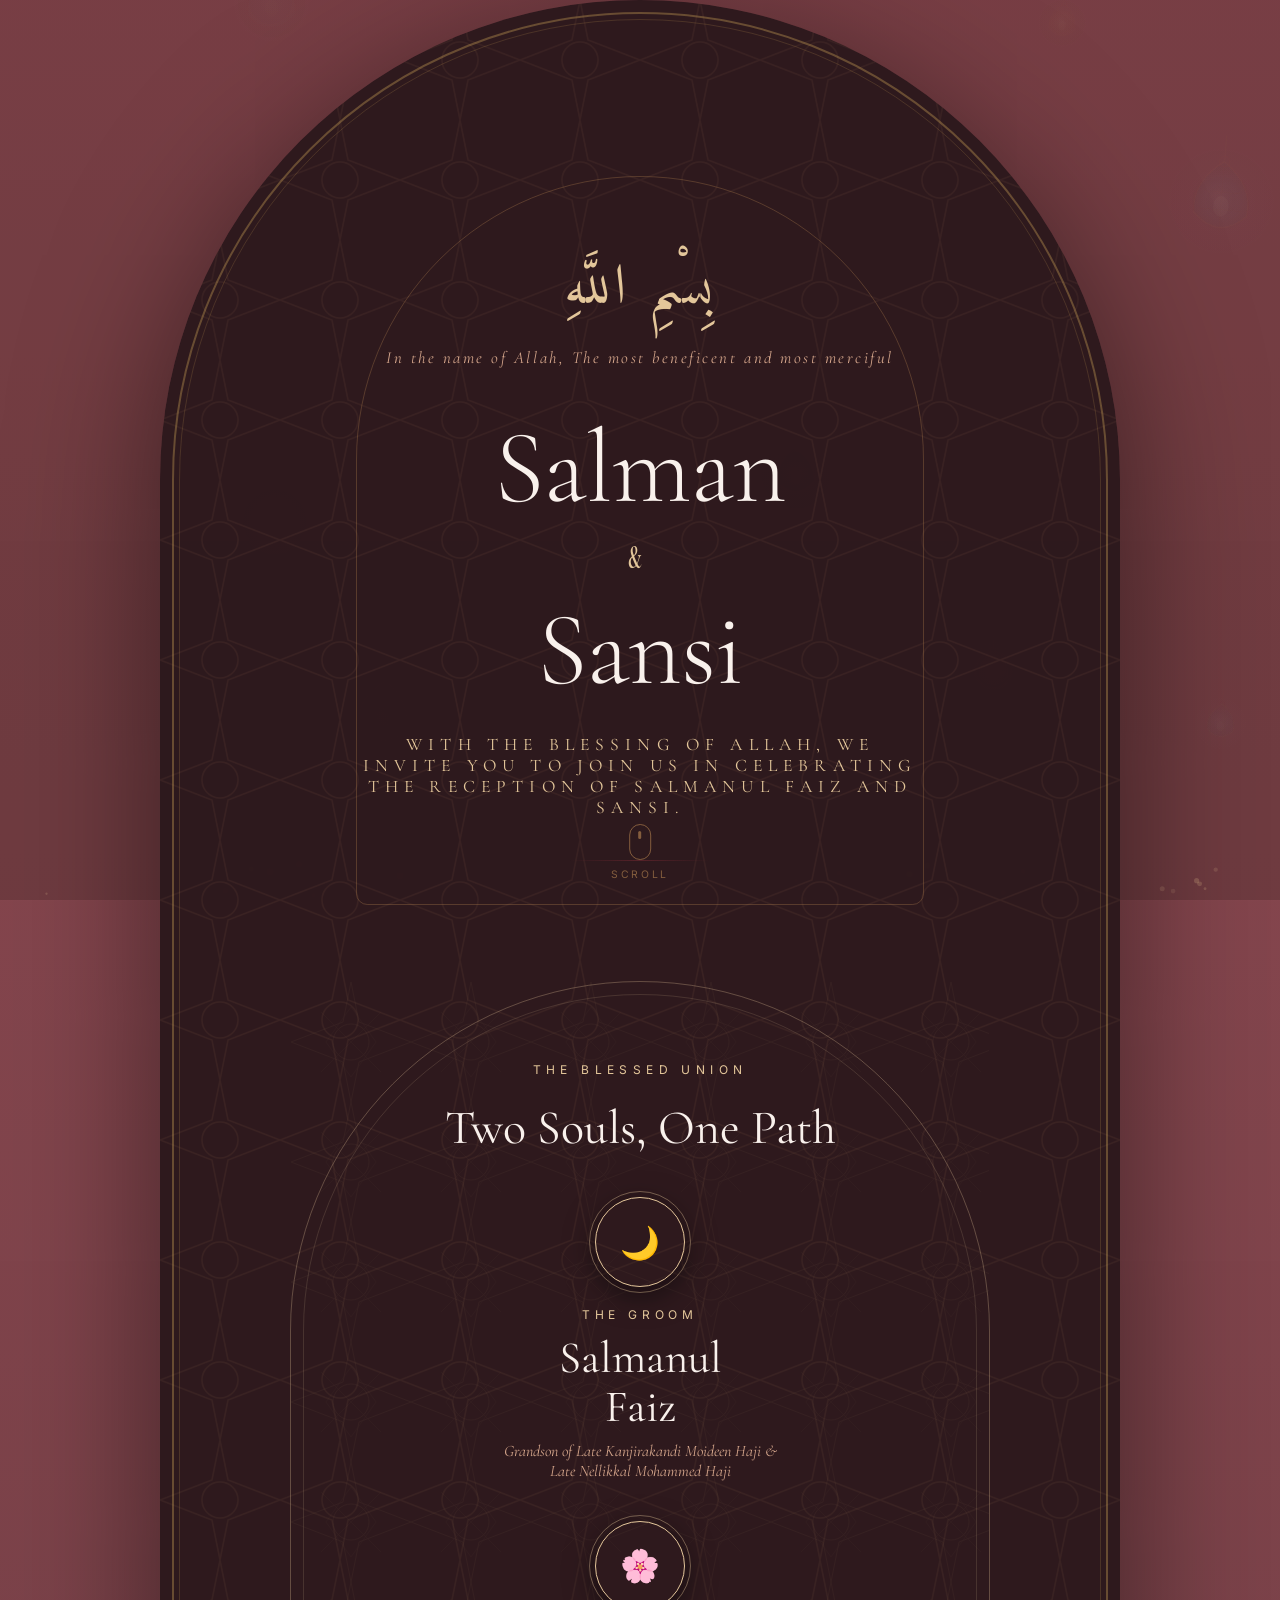
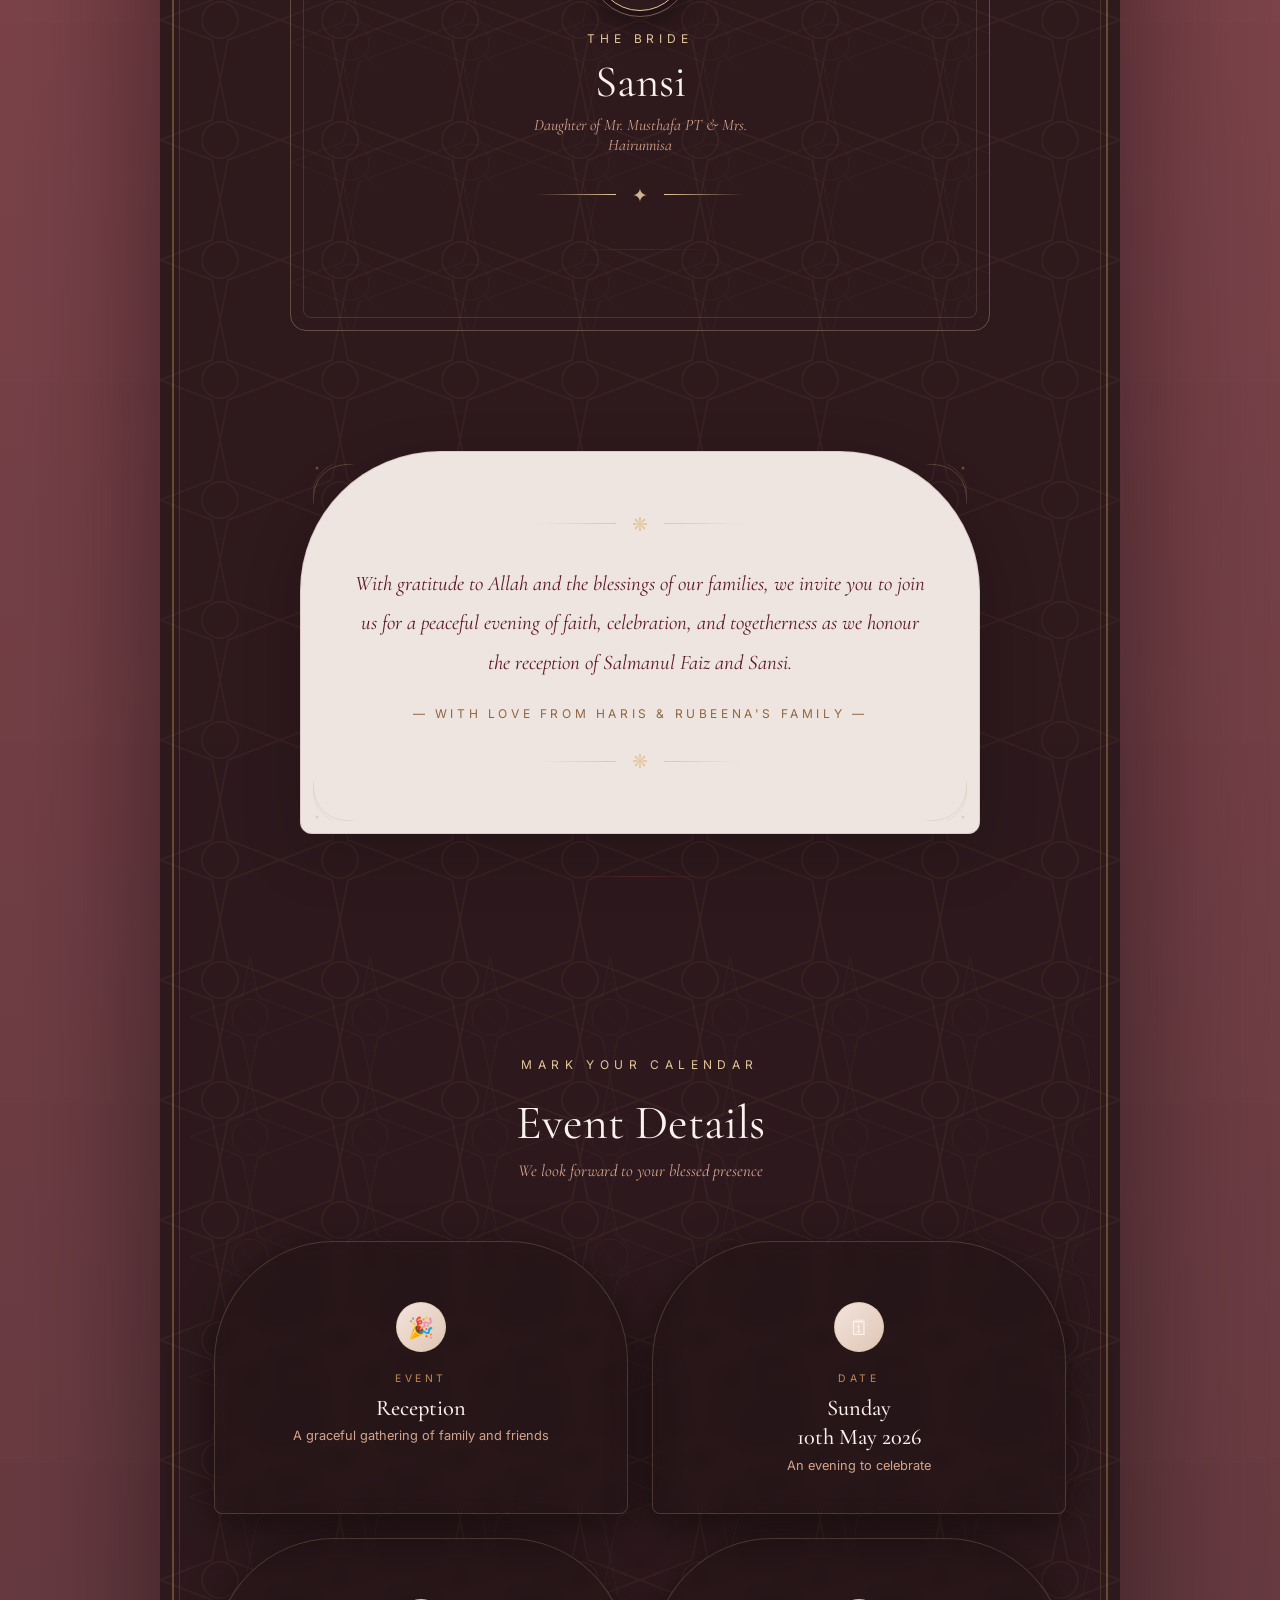
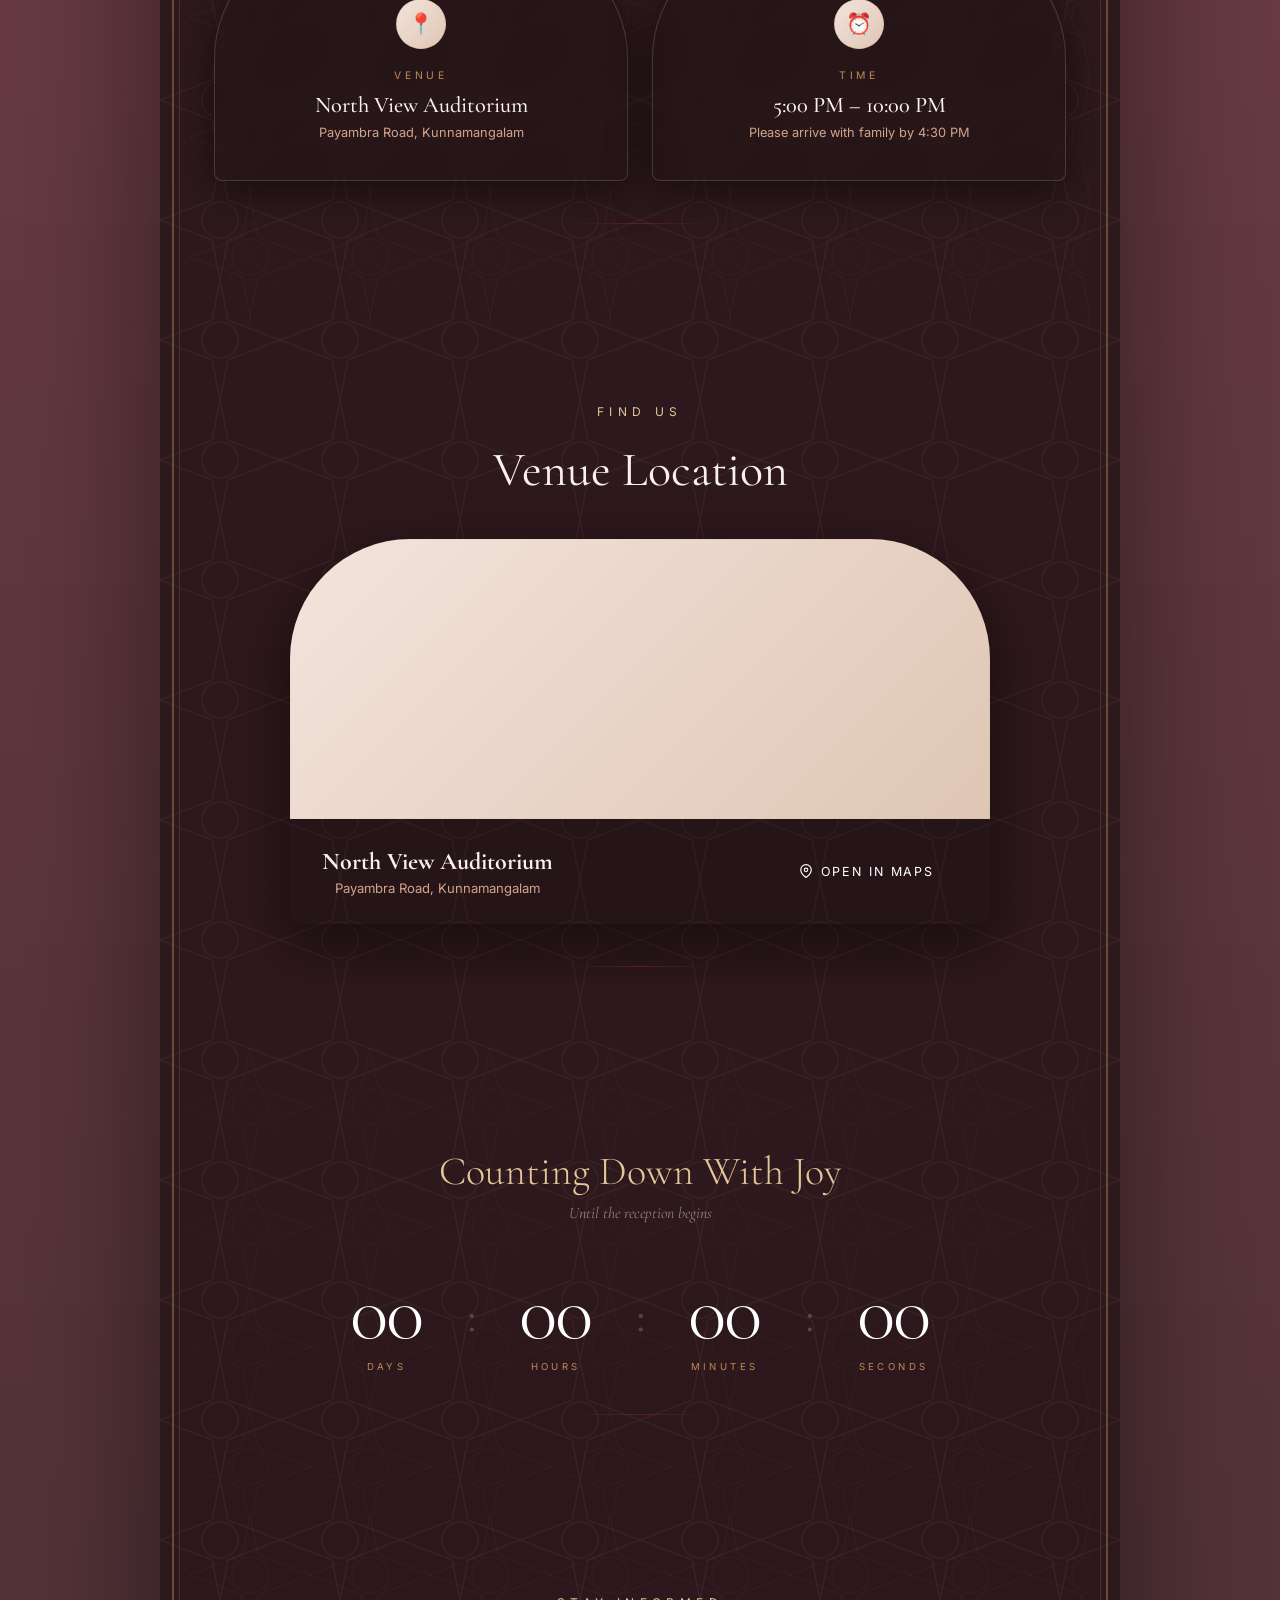
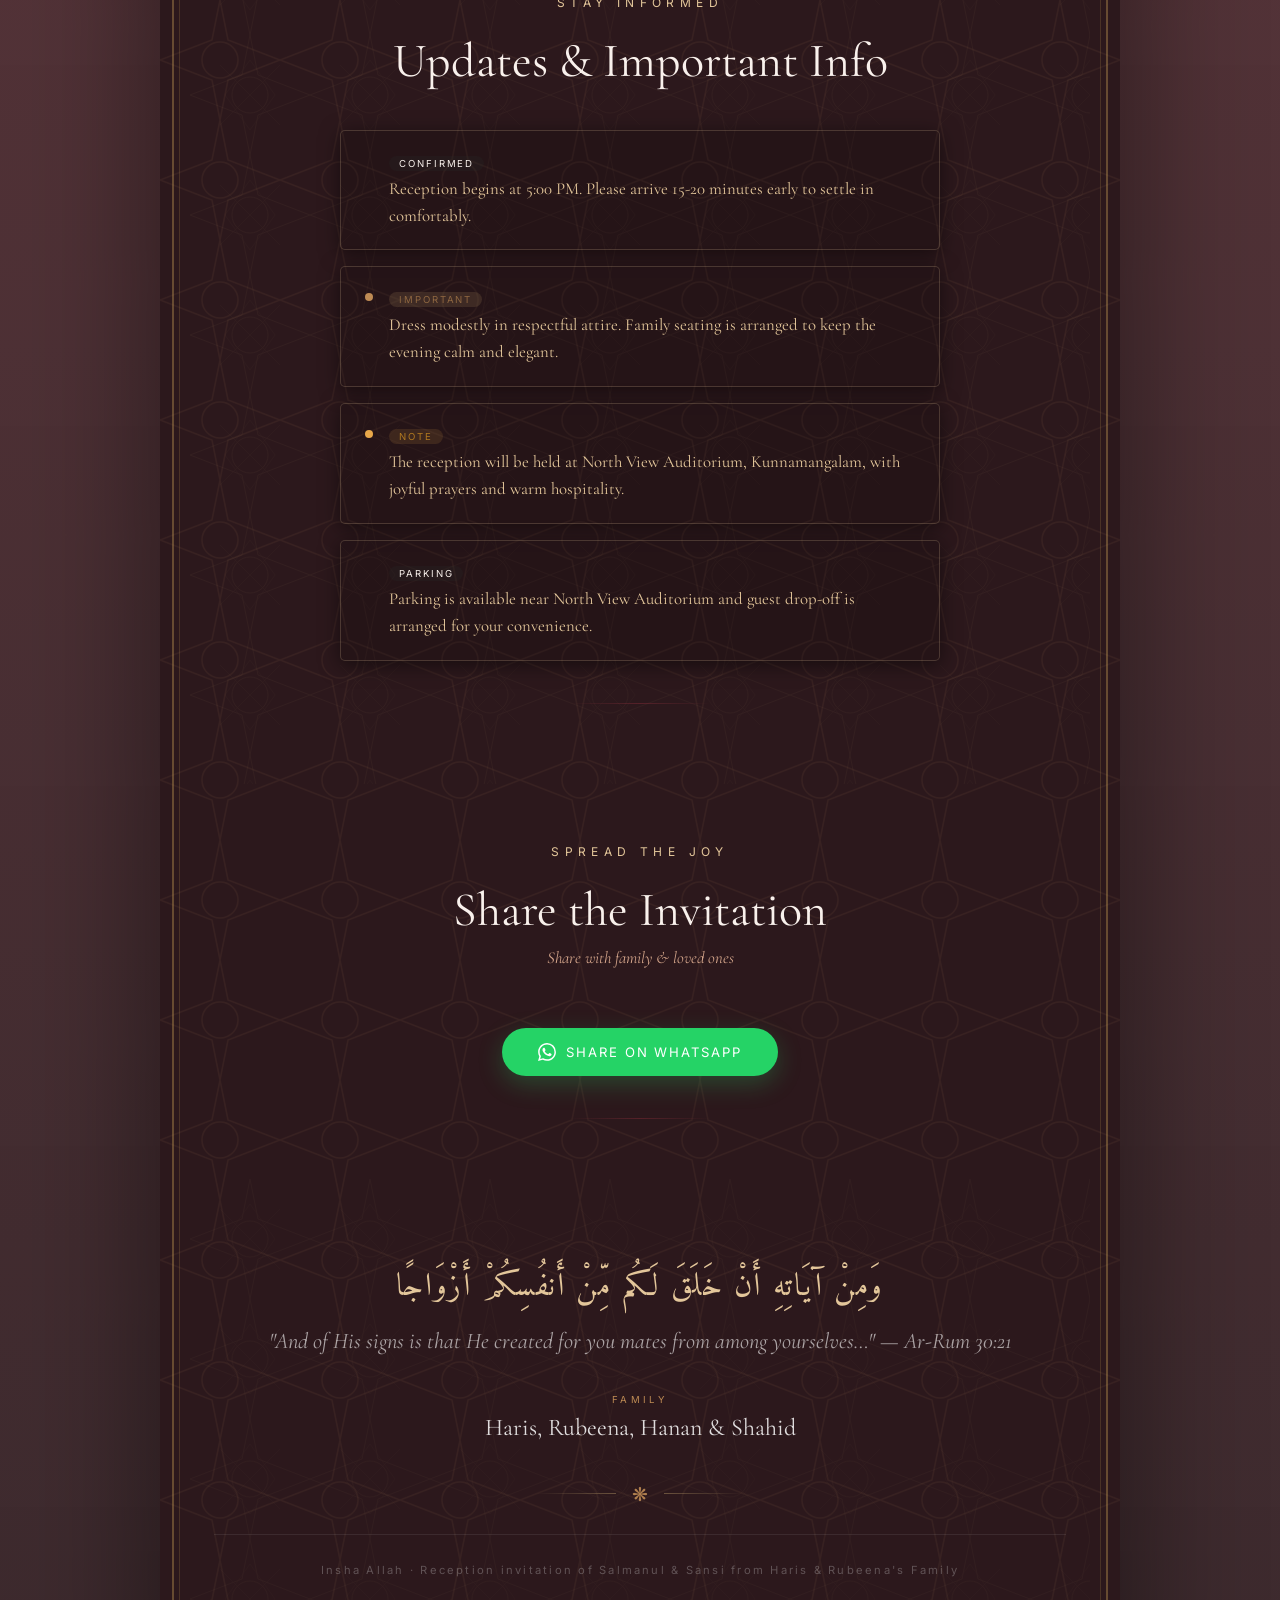
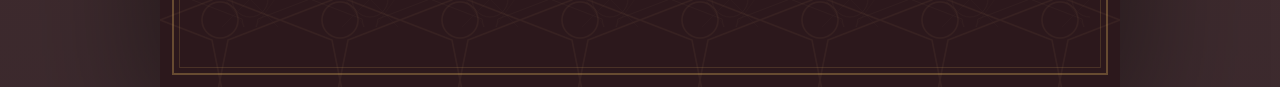
<file: index.html>
<!doctype html>
<html lang="en">
  <head>
    <meta charset="UTF-8" />
    <meta name="viewport" content="width=device-width, initial-scale=1.0" />
    <meta
      name="description"
      content="Join us for the reception of Salmanul Faiz and Sansi on May 10th, 2026 at North View Auditorium, Kunnamangalam." />
    <meta name="author" content="Haris & Rubeena's Family" />
    <meta name="theme-color" content="#c9a96e" />
    <meta name="apple-mobile-web-app-capable" content="yes" />
    <meta
      name="apple-mobile-web-app-status-bar-style"
      content="black-translucent" />
    <meta name="apple-mobile-web-app-title" content="Salman & Sansi" />

    <!-- Open Graph Meta Tags -->
    <meta property="og:title" content="Salman & Sansi Reception Invitation" />
    <meta
      property="og:description"
      content="Join us for the reception of Salmanul Faiz and Sansi on May 10th, 2026 at North View Auditorium, Kunnamangalam." />
    <meta property="og:type" content="website" />
    <meta property="og:url" content="https://rithask.github.io/salman-sansi" />
    <!-- <meta
      property="og:image"
      content="https://example.com/invitation-image.jpg" />
    <meta property="og:image:width" content="1200" />
    <meta property="og:image:height" content="630" /> -->

    <!-- Twitter Card Meta Tags -->
    <meta name="twitter:card" content="summary_large_image" />
    <meta name="twitter:title" content="Salman & Sansi Reception Invitation" />
    <meta
      name="twitter:description"
      content="Join us for the reception of Salmanul Faiz and Sansi on May 10th, 2026." />
    <!-- <meta
      name="twitter:image"
      content="https://example.com/invitation-image.jpg" /> -->

    <title>Salman & Sansi</title>
    <link
      href="https://fonts.googleapis.com/css2?family=Cormorant+Garamond:ital,wght@0,300;0,400;0,500;0,600;1,300;1,400&family=Inter:wght@300;400;500&family=Amiri:ital,wght@0,400;0,700;1,400&display=swap"
      rel="stylesheet" />
    <link rel="stylesheet" href="styles.css" />

    <script
      src="https://log.rithask.me/api/script.js"
      data-site-id="a6dbcbd46c93"
      defer></script>
  </head>
  <body>
    <!-- LOADER -->
    <div id="loader">
      <div class="loader-bismillah">بِسْمِ اللَّهِ</div>
      <div class="loader-line"></div>
      <div class="loader-sub">Loading your invitation</div>
    </div>

    <!-- 3D CANVAS BACKGROUND -->
    <canvas id="bgCanvas"></canvas>

    <div class="invitation-card">
      <!-- ==================== HERO ==================== -->
      <section id="hero">
        <div class="hero-frame"></div>
        <div class="hero-bismillah">بِسْمِ اللَّهِ</div>
        <div class="hero-translation">
          In the name of Allah, The most beneficent and most merciful
        </div>

        <div class="hero-names">
          <div class="hero-name">Salman</div>
          <span class="hero-and">﹠</span>
          <div class="hero-name">Sansi</div>
        </div>

        <p class="hero-invite-text">
          With the blessing of Allah, we invite you to join us in celebrating
          the reception of Salmanul Faiz and Sansi.
        </p>

        <div class="scroll-indicator">
          <div class="scroll-mouse">
            <div class="scroll-wheel"></div>
          </div>
          <span>Scroll</span>
        </div>
      </section>

      <!-- ==================== COUPLE ==================== -->
      <section id="couple">
        <div class="geo-pattern"></div>

        <span class="section-label fade-in">The Blessed Union</span>
        <h2 class="section-title fade-in fade-in-delay-1">
          Two Souls, One Path
        </h2>

        <div class="couple-wrap">
          <div class="person-card fade-in fade-in-delay-1">
            <div class="person-avatar">🌙</div>
            <div class="person-role">The Groom</div>
            <div class="person-name">Salmanul<br />Faiz</div>
            <div class="person-family">
              Grandson of Late Kanjirakandi Moideen Haji & Late Nellikkal
              Mohammed Haji
            </div>
          </div>

          <!-- <div class="couple-center-divider fade-in fade-in-delay-2">
            <div class="couple-vline"></div>
            <div class="couple-ampersand">﷽</div>
            <div class="couple-vline"></div>
          </div> -->

          <div class="person-card fade-in fade-in-delay-3">
            <div class="person-avatar">🌸</div>
            <div class="person-role">The Bride</div>
            <div class="person-name">Sansi</div>
            <div class="person-family">
              Daughter of Mr. Musthafa PT & Mrs. Hairunnisa
            </div>
          </div>
        </div>

        <div class="ornament fade-in fade-in-delay-4">
          <div class="ornament-line"></div>
          <div class="ornament-icon">✦</div>
          <div class="ornament-line reverse"></div>
        </div>
      </section>

      <!-- ==================== MESSAGE ==================== -->
      <section id="message">
        <div class="message-card fade-in">
          <!-- Corner decorations -->
          <svg class="corner-deco tl" viewBox="0 0 40 40" fill="none">
            <path d="M0 40 Q0 0 40 0" stroke="#c9a96e" stroke-width="0.8" />
            <path d="M0 30 Q0 10 20 0" stroke="#c9a96e" stroke-width="0.5" />
            <circle cx="4" cy="4" r="1.5" fill="#c9a96e" />
          </svg>
          <svg class="corner-deco tr" viewBox="0 0 40 40" fill="none">
            <path d="M0 40 Q0 0 40 0" stroke="#c9a96e" stroke-width="0.8" />
            <path d="M0 30 Q0 10 20 0" stroke="#c9a96e" stroke-width="0.5" />
            <circle cx="4" cy="4" r="1.5" fill="#c9a96e" />
          </svg>
          <svg class="corner-deco bl" viewBox="0 0 40 40" fill="none">
            <path d="M0 40 Q0 0 40 0" stroke="#c9a96e" stroke-width="0.8" />
            <path d="M0 30 Q0 10 20 0" stroke="#c9a96e" stroke-width="0.5" />
            <circle cx="4" cy="4" r="1.5" fill="#c9a96e" />
          </svg>
          <svg class="corner-deco br" viewBox="0 0 40 40" fill="none">
            <path d="M0 40 Q0 0 40 0" stroke="#c9a96e" stroke-width="0.8" />
            <path d="M0 30 Q0 10 20 0" stroke="#c9a96e" stroke-width="0.5" />
            <circle cx="4" cy="4" r="1.5" fill="#c9a96e" />
          </svg>

          <div class="ornament" style="margin-top: 0; margin-bottom: 28px">
            <div class="ornament-line"></div>
            <div class="ornament-icon">❋</div>
            <div class="ornament-line reverse"></div>
          </div>

          <p class="message-text">
            With gratitude to Allah and the blessings of our families, we invite
            you to join us for a peaceful evening of faith, celebration, and
            togetherness as we honour the reception of Salmanul Faiz and Sansi.
          </p>

          <span class="message-sign"
            >— With love from Haris & Rubeena's Family —</span
          >

          <div class="ornament" style="margin-bottom: 0; margin-top: 28px">
            <div class="ornament-line"></div>
            <div class="ornament-icon">❋</div>
            <div class="ornament-line reverse"></div>
          </div>
        </div>
      </section>

      <!-- ==================== EVENTS ==================== -->
      <section id="events">
        <div class="geo-pattern"></div>

        <span class="section-label fade-in">Mark Your Calendar</span>
        <h2 class="section-title fade-in fade-in-delay-1">Event Details</h2>
        <p class="section-subtitle fade-in fade-in-delay-2">
          We look forward to your blessed presence
        </p>

        <div class="events-grid">
          <div class="event-card fade-in fade-in-delay-1">
            <div class="event-icon">🎉</div>
            <div class="event-label">Event</div>
            <div class="event-value">Reception</div>
            <div class="event-sub">
              A graceful gathering of family and friends
            </div>
          </div>

          <div class="event-card fade-in fade-in-delay-2">
            <div class="event-icon">🗓</div>
            <div class="event-label">Date</div>
            <div class="event-value">Sunday<br />10th May 2026</div>
            <div class="event-sub">An evening to celebrate</div>
          </div>

          <div class="event-card fade-in fade-in-delay-3">
            <div class="event-icon">📍</div>
            <div class="event-label">Venue</div>
            <div class="event-value">North View Auditorium</div>
            <div class="event-sub">Payambra Road, Kunnamangalam</div>
          </div>

          <div class="event-card fade-in fade-in-delay-4">
            <div class="event-icon">⏰</div>
            <div class="event-label">Time</div>
            <div class="event-value">5:00 PM – 10:00 PM</div>
            <div class="event-sub">Please arrive with family by 4:30 PM</div>
          </div>
        </div>
      </section>

      <!-- ==================== LOCATION ==================== -->
      <section id="location">
        <span class="section-label fade-in">Find Us</span>
        <h2 class="section-title fade-in fade-in-delay-1">Venue Location</h2>

        <div class="location-card fade-in fade-in-delay-2">
          <div class="map-container">
            <iframe
              src="https://www.google.com/maps?q=North+View+Auditorium+Kunnamangalam&output=embed"
              loading="lazy"
              referrerpolicy="no-referrer-when-downgrade"
              title="Venue Map">
            </iframe>
            <div class="map-overlay"></div>
          </div>
          <div class="location-info">
            <div class="location-details">
              <h3>North View Auditorium</h3>
              <p>Payambra Road, Kunnamangalam</p>
            </div>
            <a
              href="https://maps.google.com/?q=North+View+Auditorium+Kunnamangalam"
              target="_blank"
              class="btn-maps">
              <svg
                width="14"
                height="14"
                viewBox="0 0 24 24"
                fill="none"
                stroke="currentColor"
                stroke-width="2">
                <path d="M21 10c0 7-9 13-9 13s-9-6-9-13a9 9 0 0118 0z"></path>
                <circle cx="12" cy="10" r="3"></circle>
              </svg>
              Open in Maps
            </a>
          </div>
        </div>
      </section>

      <!-- ==================== COUNTDOWN ==================== -->
      <section id="countdown">
        <div class="geo-pattern"></div>

        <h2 class="countdown-title fade-in">Counting Down With Joy</h2>
        <p class="countdown-sub fade-in fade-in-delay-1">
          Until the reception begins
        </p>

        <div class="countdown-grid fade-in fade-in-delay-2">
          <div class="count-block">
            <div class="count-number" id="days">00</div>
            <span class="count-label">Days</span>
          </div>
          <div class="count-sep">:</div>
          <div class="count-block">
            <div class="count-number" id="hours">00</div>
            <span class="count-label">Hours</span>
          </div>
          <div class="count-sep">:</div>
          <div class="count-block">
            <div class="count-number" id="minutes">00</div>
            <span class="count-label">Minutes</span>
          </div>
          <div class="count-sep">:</div>
          <div class="count-block">
            <div class="count-number" id="seconds">00</div>
            <span class="count-label">Seconds</span>
          </div>
        </div>
      </section>

      <!-- ==================== UPDATES ==================== -->
      <section id="updates">
        <div class="geo-pattern"></div>

        <span class="section-label fade-in">Stay Informed</span>
        <h2 class="section-title fade-in fade-in-delay-1">
          Updates & Important Info
        </h2>

        <div class="updates-list">
          <div class="update-item fade-in fade-in-delay-1">
            <div class="update-dot green"></div>
            <div>
              <span class="update-tag info">Confirmed</span>
              <div class="update-text">
                Reception begins at 5:00 PM. Please arrive 15-20 minutes early
                to settle in comfortably.
              </div>
            </div>
          </div>

          <div class="update-item fade-in fade-in-delay-2">
            <div class="update-dot"></div>
            <div>
              <span class="update-tag important">Important</span>
              <div class="update-text">
                Dress modestly in respectful attire. Family seating is arranged
                to keep the evening calm and elegant.
              </div>
            </div>
          </div>

          <div class="update-item fade-in fade-in-delay-3">
            <div class="update-dot amber"></div>
            <div>
              <span class="update-tag note">Note</span>
              <div class="update-text">
                The reception will be held at North View Auditorium,
                Kunnamangalam, with joyful prayers and warm hospitality.
              </div>
            </div>
          </div>

          <div class="update-item fade-in fade-in-delay-4">
            <div class="update-dot green"></div>
            <div>
              <span class="update-tag info">Parking</span>
              <div class="update-text">
                Parking is available near North View Auditorium and guest
                drop-off is arranged for your convenience.
              </div>
            </div>
          </div>
        </div>
      </section>

      <!-- ==================== SHARE ==================== -->
      <section id="share">
        <span class="section-label fade-in">Spread the Joy</span>
        <h2
          class="section-title fade-in fade-in-delay-1"
          style="margin-bottom: 8px">
          Share the Invitation
        </h2>
        <p class="section-subtitle fade-in fade-in-delay-2">
          Share with family & loved ones
        </p>

        <div class="fade-in fade-in-delay-3">
          <a
            id="whatsapp-btn"
            href="#"
            class="btn-whatsapp"
            onclick="shareOnWhatsApp(event)">
            <svg viewBox="0 0 24 24" xmlns="http://www.w3.org/2000/svg">
              <path
                d="M17.472 14.382c-.297-.149-1.758-.867-2.03-.967-.273-.099-.471-.148-.67.15-.197.297-.767.966-.94 1.164-.173.199-.347.223-.644.075-.297-.15-1.255-.463-2.39-1.475-.883-.788-1.48-1.761-1.653-2.059-.173-.297-.018-.458.13-.606.134-.133.298-.347.446-.52.149-.174.198-.298.298-.497.099-.198.05-.371-.025-.52-.075-.149-.669-1.612-.916-2.207-.242-.579-.487-.5-.669-.51-.173-.008-.371-.01-.57-.01-.198 0-.52.074-.792.372-.272.297-1.04 1.016-1.04 2.479 0 1.462 1.065 2.875 1.213 3.074.149.198 2.096 3.2 5.077 4.487.709.306 1.262.489 1.694.625.712.227 1.36.195 1.871.118.571-.085 1.758-.719 2.006-1.413.248-.694.248-1.289.173-1.413-.074-.124-.272-.198-.57-.347m-5.421 7.403h-.004a9.87 9.87 0 01-5.031-1.378l-.361-.214-3.741.982.998-3.648-.235-.374a9.86 9.86 0 01-1.51-5.26c.001-5.45 4.436-9.884 9.888-9.884 2.64 0 5.122 1.03 6.988 2.898a9.825 9.825 0 012.893 6.994c-.003 5.45-4.437 9.884-9.885 9.884m8.413-18.297A11.815 11.815 0 0012.05 0C5.495 0 .16 5.335.157 11.892c0 2.096.547 4.142 1.588 5.945L.057 24l6.305-1.654a11.882 11.882 0 005.683 1.448h.005c6.554 0 11.89-5.335 11.893-11.893a11.821 11.821 0 00-3.48-8.413z" />
            </svg>
            Share on WhatsApp
          </a>
        </div>
      </section>

      <!-- ==================== FOOTER ==================== -->
      <footer>
        <div class="geo-pattern"></div>

        <div class="fade-in">
          <div class="footer-bismillah">
            وَمِنْ آيَاتِهِ أَنْ خَلَقَ لَكُم مِّنْ أَنفُسِكُمْ أَزْوَاجًا
          </div>
          <p class="footer-inshallah">
            "And of His signs is that He created for you mates from among
            yourselves…" — Ar-Rum 30:21
          </p>
        </div>

        <div class="footer-families fade-in fade-in-delay-1">
          <div class="family-block">
            <span class="family-label">Family</span>
            <div class="family-name">Haris, Rubeena, Hanan & Shahid</div>
          </div>
        </div>

        <div class="ornament fade-in">
          <div
            class="ornament-line"
            style="
              background: linear-gradient(
                to right,
                transparent,
                rgba(201, 169, 110, 0.4)
              );
            "></div>
          <div class="ornament-icon" style="color: var(--gold)">❋</div>
          <div
            class="ornament-line reverse"
            style="
              background: linear-gradient(
                to left,
                transparent,
                rgba(201, 169, 110, 0.4)
              );
            "></div>
        </div>

        <div class="footer-bottom fade-in">
          Insha Allah · Reception invitation of Salmanul & Sansi from Haris &
          Rubeena's Family
        </div>
      </footer>
    </div>

    <!-- ==================== JAVASCRIPT ==================== -->
    <script src="script.js"></script>
  </body>
</html>
</file>
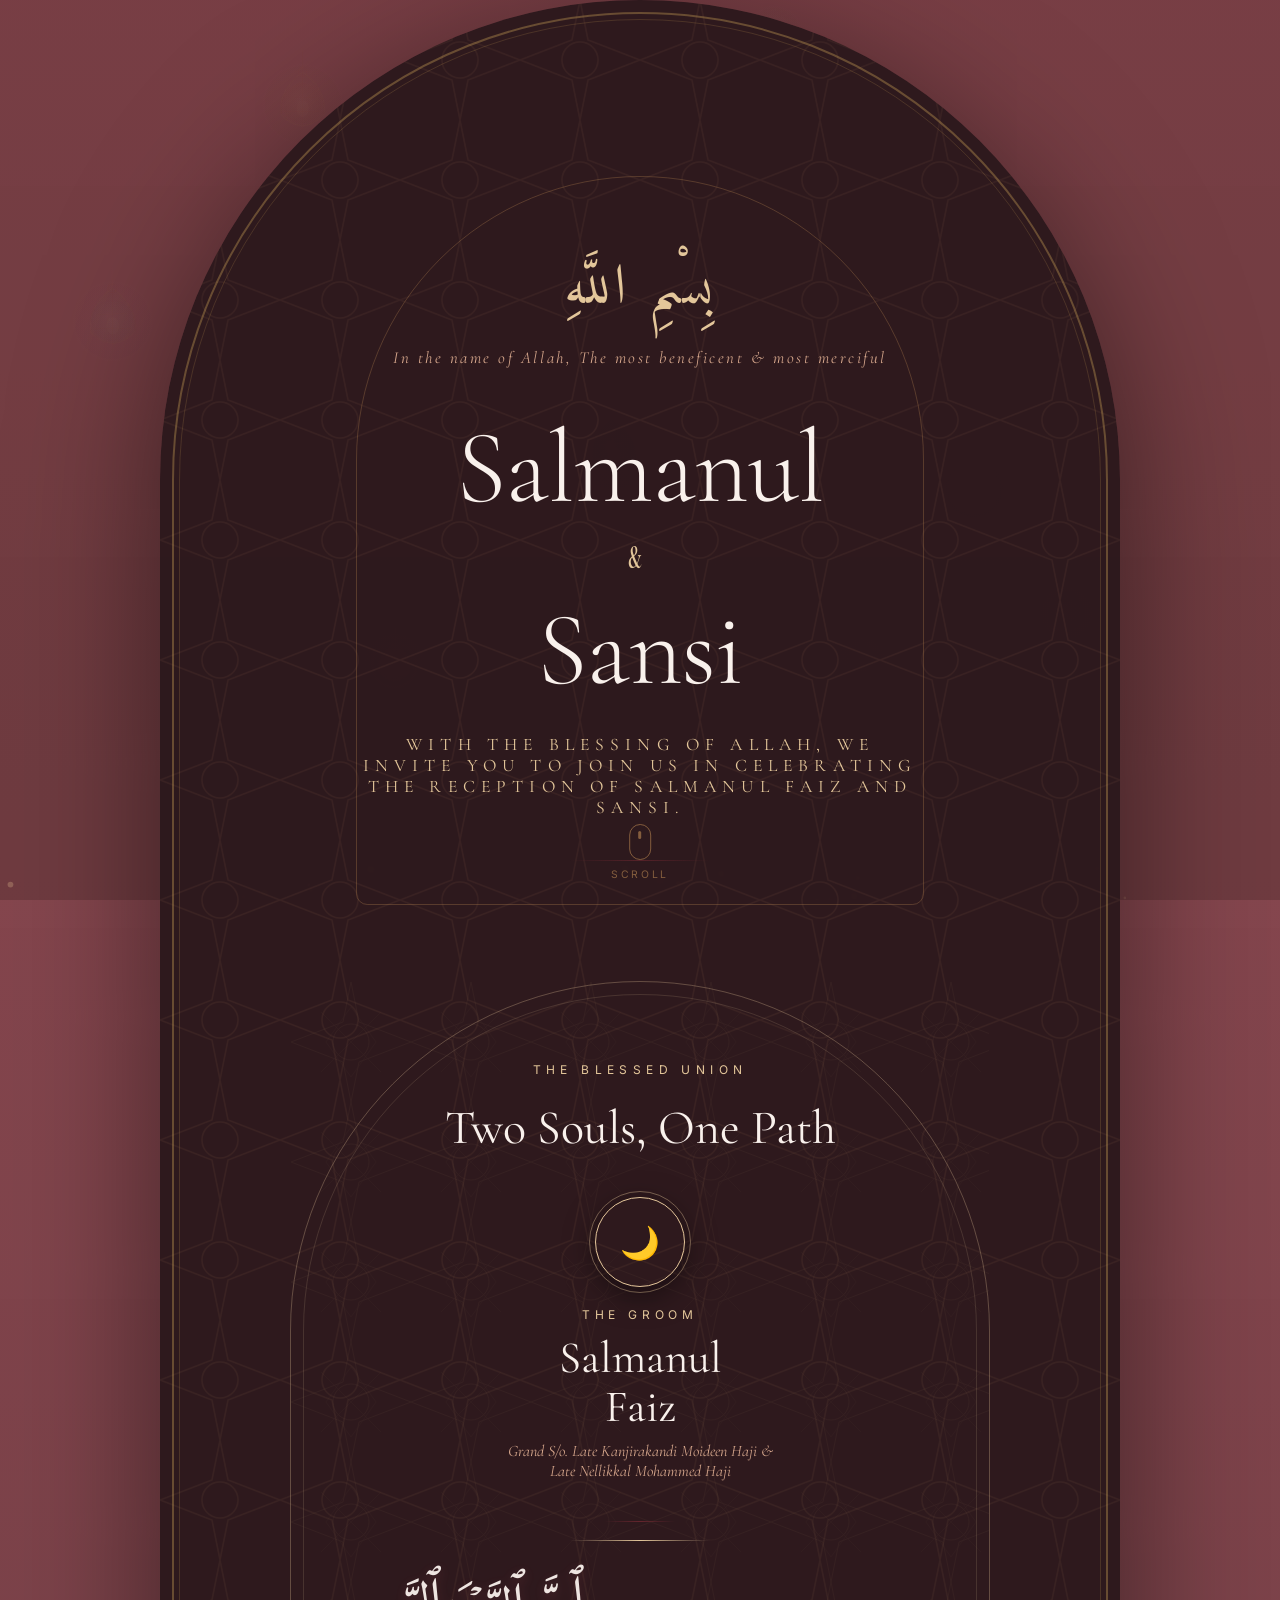
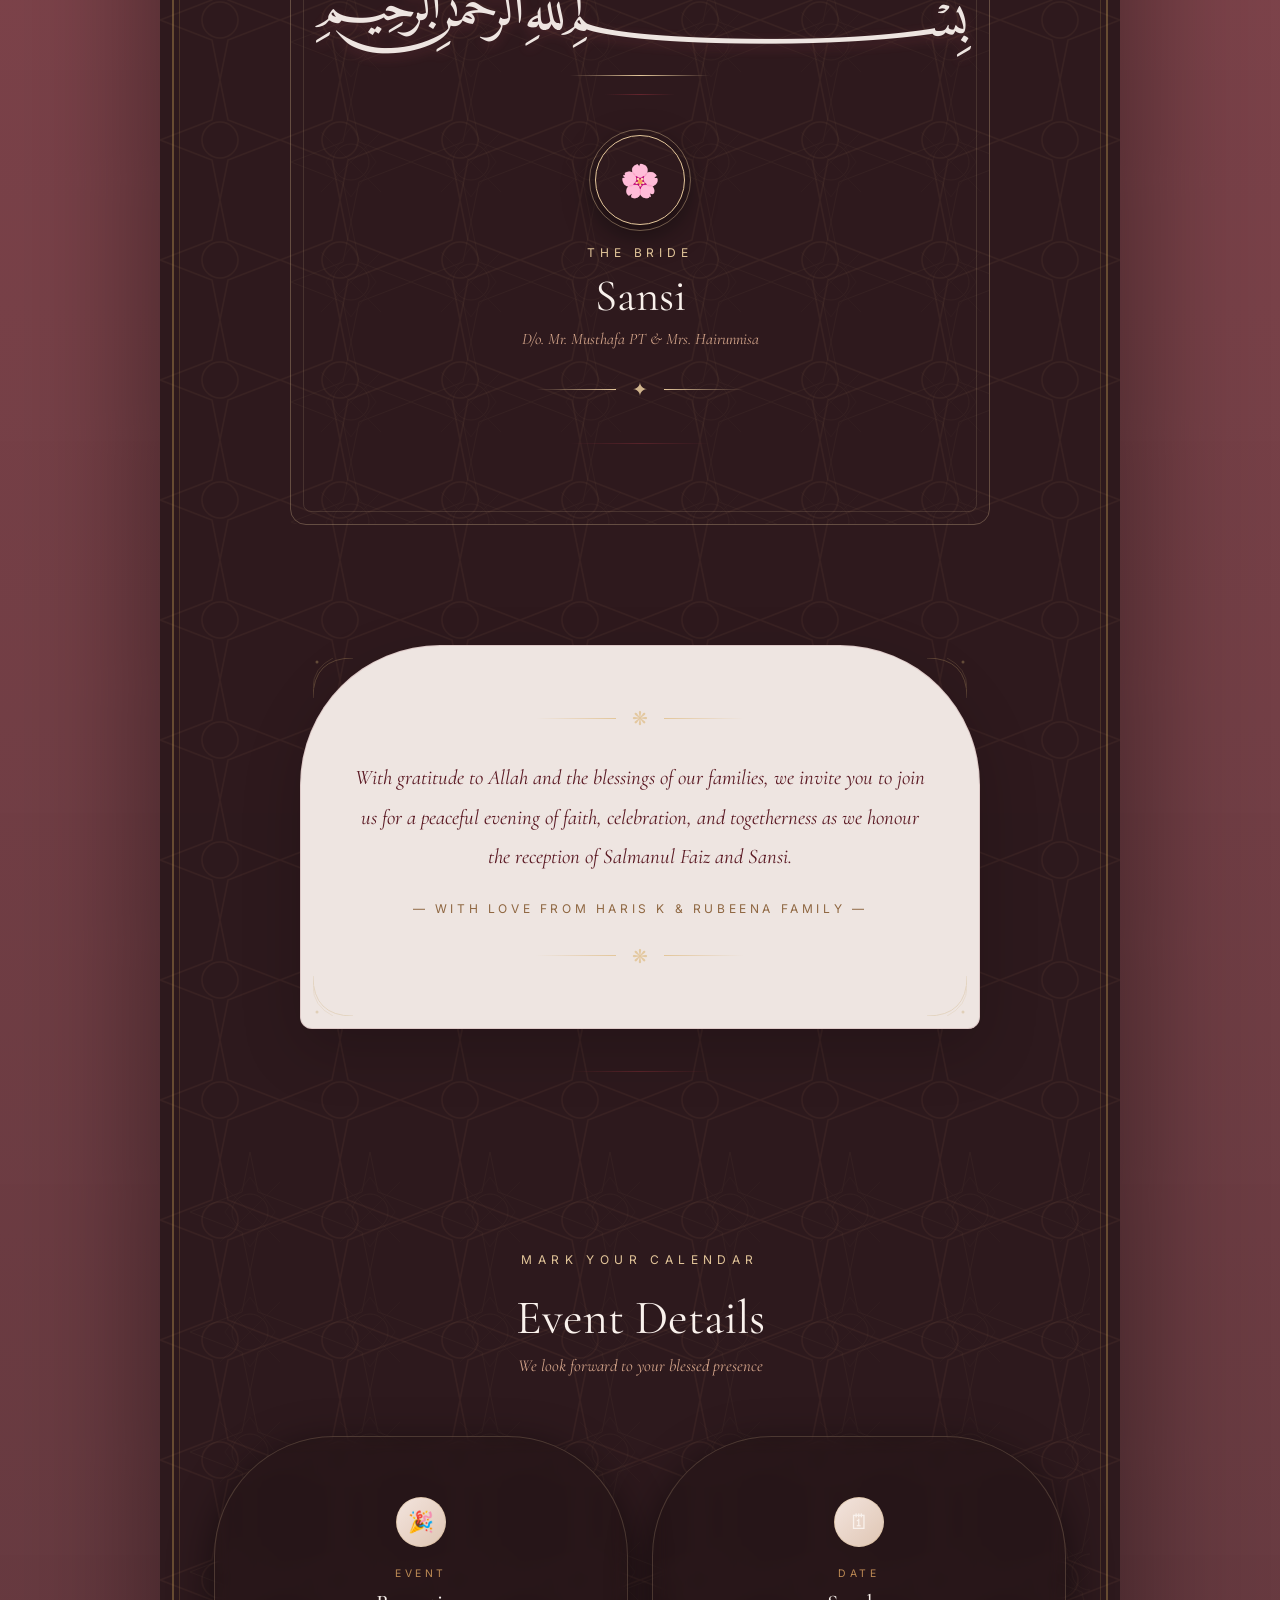
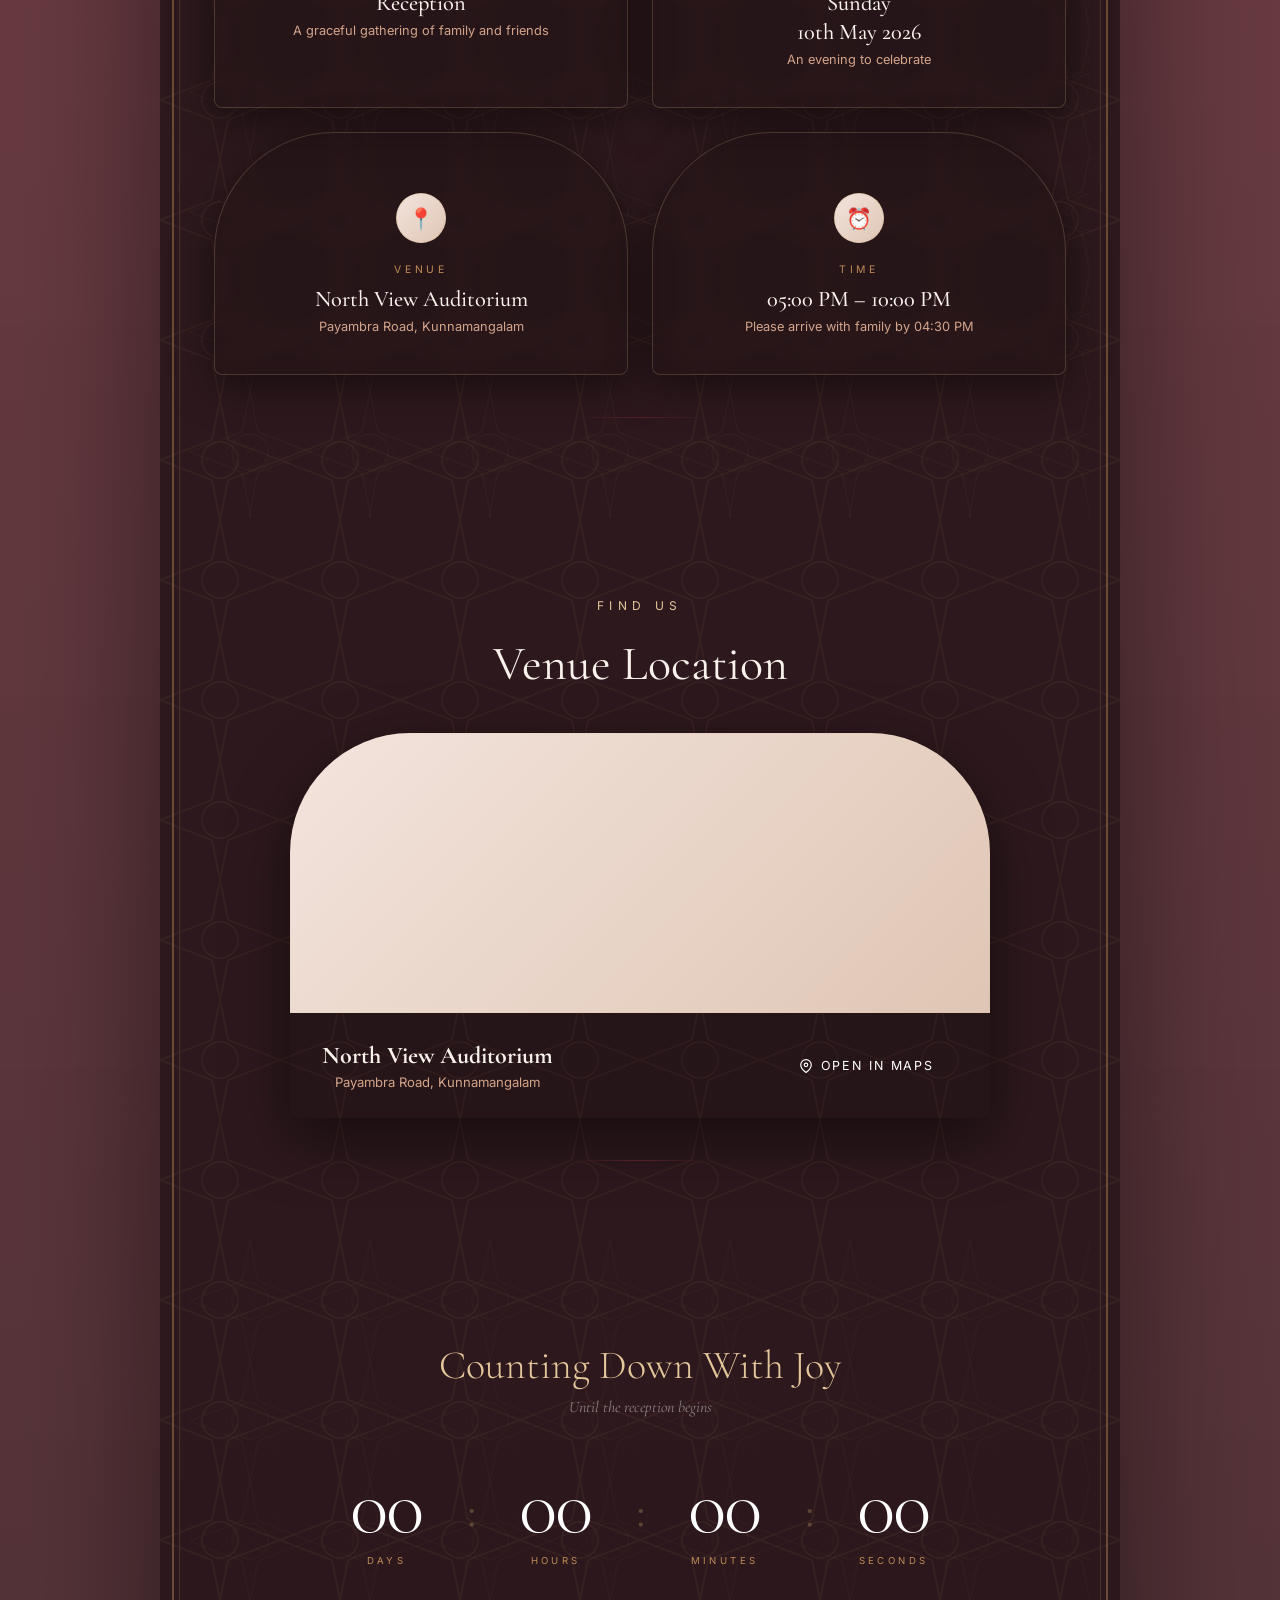
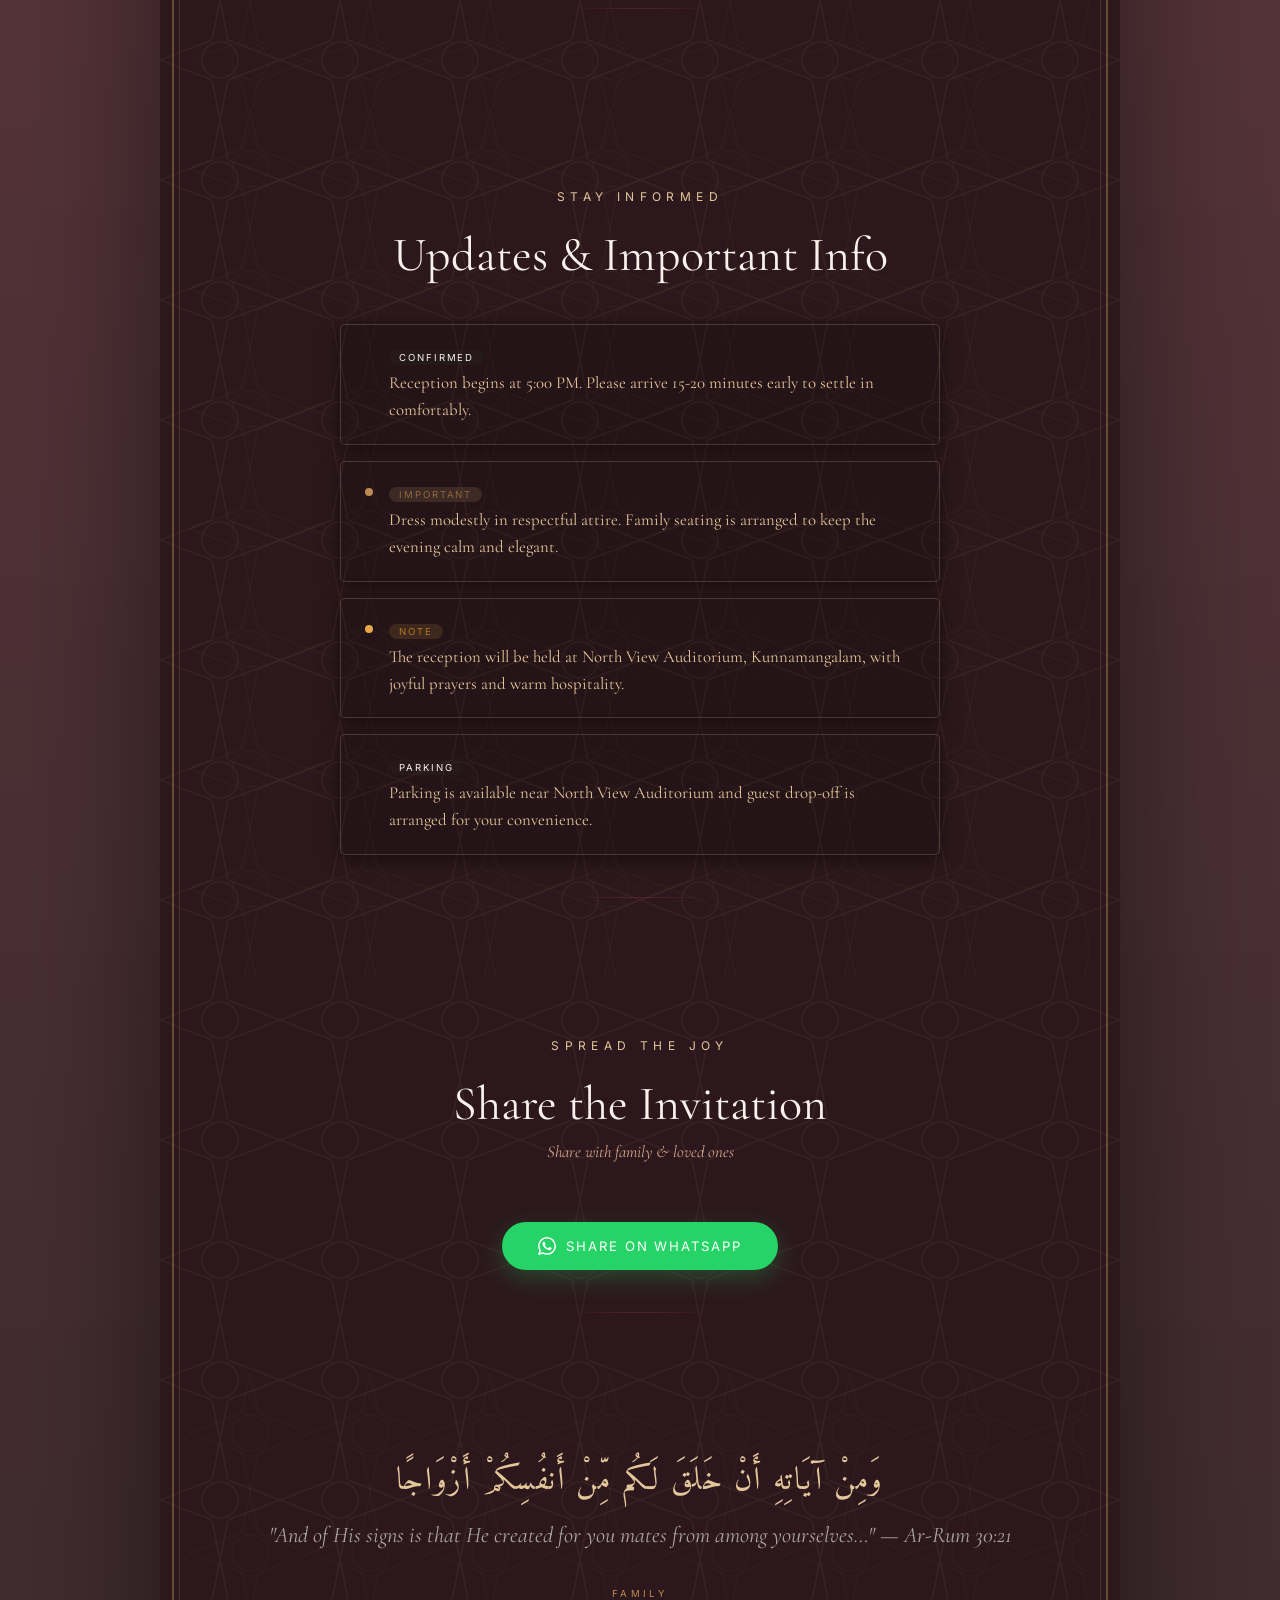
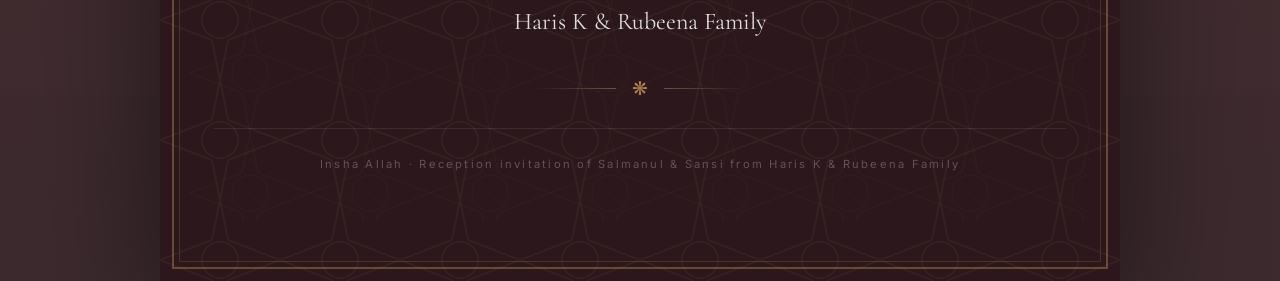
<file: new.html>
<!DOCTYPE html>
<html lang="en">
<head>
    <meta charset="UTF-8">
    <meta name="viewport" content="width=device-width, initial-scale=1.0">
    <title>Reception Invitation — Salmanul & Sansi</title>
    <link href="https://fonts.googleapis.com/css2?family=Cormorant+Garamond:ital,wght@0,300;0,400;0,500;0,600;1,300;1,400&family=Inter:wght@300;400;500&family=Amiri:ital,wght@0,400;0,700;1,400&display=swap" rel="stylesheet">
    <link rel="stylesheet" href="styles.css">
</head>
<body>

<!-- LOADER -->
<div id="loader">
    <div class="loader-bismillah">بِسْمِ اللَّهِ</div>
    <div class="loader-line"></div>
    <div class="loader-sub">Loading your invitation</div>
</div>

<!-- 3D CANVAS BACKGROUND -->
<canvas id="bgCanvas"></canvas>

<div class="invitation-card">

<!-- ==================== HERO ==================== -->
<section id="hero">
    <div class="hero-frame"></div>
    <div class="hero-bismillah">بِسْمِ اللَّهِ</div>
    <div class="hero-translation">In the name of Allah, The most beneficent & most merciful</div>

    <div class="hero-names">
        <div class="hero-name">Salmanul</div>
        <span class="hero-and">﹠</span>
        <div class="hero-name">Sansi</div>
    </div>

    <p class="hero-invite-text">With the blessing of Allah, we invite you to join us in celebrating the reception of Salmanul Faiz and Sansi.</p>

    <div class="scroll-indicator">
        <div class="scroll-mouse">
            <div class="scroll-wheel"></div>
        </div>
        <span>Scroll</span>
    </div>
</section>

<!-- ==================== COUPLE ==================== -->
<section id="couple">
    <div class="geo-pattern"></div>

    <span class="section-label fade-in">The Blessed Union</span>
    <h2 class="section-title fade-in fade-in-delay-1">Two Souls, One Path</h2>

    <div class="couple-wrap">
        <div class="person-card fade-in fade-in-delay-1">
            <div class="person-avatar">🌙</div>
            <div class="person-role">The Groom</div>
            <div class="person-name">Salmanul<br>Faiz</div>
            <div class="person-family">Grand S/o. Late Kanjirakandi Moideen Haji & Late Nellikkal Mohammed Haji</div>
        </div>

        <div class="couple-center-divider fade-in fade-in-delay-2">
            <div class="couple-vline"></div>
            <div class="couple-ampersand">﷽</div>
            <div class="couple-vline"></div>
        </div>

        <div class="person-card fade-in fade-in-delay-3">
            <div class="person-avatar">🌸</div>
            <div class="person-role">The Bride</div>
            <div class="person-name">Sansi</div>
            <div class="person-family">D/o. Mr. Musthafa PT & Mrs. Hairunnisa</div>
        </div>
    </div>

    <div class="ornament fade-in fade-in-delay-4">
        <div class="ornament-line"></div>
        <div class="ornament-icon">✦</div>
        <div class="ornament-line reverse"></div>
    </div>
</section>

<!-- ==================== MESSAGE ==================== -->
<section id="message">
    <div class="message-card fade-in">
        <!-- Corner decorations -->
        <svg class="corner-deco tl" viewBox="0 0 40 40" fill="none">
            <path d="M0 40 Q0 0 40 0" stroke="#c9a96e" stroke-width="0.8"/>
            <path d="M0 30 Q0 10 20 0" stroke="#c9a96e" stroke-width="0.5"/>
            <circle cx="4" cy="4" r="1.5" fill="#c9a96e"/>
        </svg>
        <svg class="corner-deco tr" viewBox="0 0 40 40" fill="none">
            <path d="M0 40 Q0 0 40 0" stroke="#c9a96e" stroke-width="0.8"/>
            <path d="M0 30 Q0 10 20 0" stroke="#c9a96e" stroke-width="0.5"/>
            <circle cx="4" cy="4" r="1.5" fill="#c9a96e"/>
        </svg>
        <svg class="corner-deco bl" viewBox="0 0 40 40" fill="none">
            <path d="M0 40 Q0 0 40 0" stroke="#c9a96e" stroke-width="0.8"/>
            <path d="M0 30 Q0 10 20 0" stroke="#c9a96e" stroke-width="0.5"/>
            <circle cx="4" cy="4" r="1.5" fill="#c9a96e"/>
        </svg>
        <svg class="corner-deco br" viewBox="0 0 40 40" fill="none">
            <path d="M0 40 Q0 0 40 0" stroke="#c9a96e" stroke-width="0.8"/>
            <path d="M0 30 Q0 10 20 0" stroke="#c9a96e" stroke-width="0.5"/>
            <circle cx="4" cy="4" r="1.5" fill="#c9a96e"/>
        </svg>

        <div class="ornament" style="margin-top:0; margin-bottom: 28px;">
            <div class="ornament-line"></div>
            <div class="ornament-icon">❋</div>
            <div class="ornament-line reverse"></div>
        </div>

        <p class="message-text">
            With gratitude to Allah and the blessings of our families, we invite you to join us for a peaceful evening of faith, celebration, and togetherness as we honour the reception of Salmanul Faiz and Sansi.
        </p>

        <span class="message-sign">— With love from Haris K & Rubeena Family —</span>

        <div class="ornament" style="margin-bottom:0; margin-top: 28px;">
            <div class="ornament-line"></div>
            <div class="ornament-icon">❋</div>
            <div class="ornament-line reverse"></div>
        </div>
    </div>
</section>

<!-- ==================== EVENTS ==================== -->
<section id="events">
    <div class="geo-pattern"></div>

    <span class="section-label fade-in">Mark Your Calendar</span>
    <h2 class="section-title fade-in fade-in-delay-1">Event Details</h2>
    <p class="section-subtitle fade-in fade-in-delay-2">We look forward to your blessed presence</p>

    <div class="events-grid">
        <div class="event-card fade-in fade-in-delay-1">
            <div class="event-icon">🎉</div>
            <div class="event-label">Event</div>
            <div class="event-value">Reception</div>
            <div class="event-sub">A graceful gathering of family and friends</div>
        </div>

        <div class="event-card fade-in fade-in-delay-2">
            <div class="event-icon">🗓</div>
            <div class="event-label">Date</div>
            <div class="event-value">Sunday<br>10th May 2026</div>
            <div class="event-sub">An evening to celebrate</div>
        </div>

        <div class="event-card fade-in fade-in-delay-3">
            <div class="event-icon">📍</div>
            <div class="event-label">Venue</div>
            <div class="event-value">North View Auditorium</div>
            <div class="event-sub">Payambra Road, Kunnamangalam</div>
        </div>

        <div class="event-card fade-in fade-in-delay-4">
            <div class="event-icon">⏰</div>
            <div class="event-label">Time</div>
            <div class="event-value">05:00 PM – 10:00 PM</div>
            <div class="event-sub">Please arrive with family by 04:30 PM</div>
        </div>
    </div>
</section>

<!-- ==================== LOCATION ==================== -->
<section id="location">
    <span class="section-label fade-in">Find Us</span>
    <h2 class="section-title fade-in fade-in-delay-1">Venue Location</h2>

    <div class="location-card fade-in fade-in-delay-2">
        <div class="map-container">
            <iframe
                src="https://www.google.com/maps?q=North+View+Auditorium+Kunnamangalam&output=embed"
                loading="lazy"
                referrerpolicy="no-referrer-when-downgrade"
                title="Venue Map">
            </iframe>
            <div class="map-overlay"></div>
        </div>
        <div class="location-info">
            <div class="location-details">
                <h3>North View Auditorium</h3>
                <p>Payambra Road, Kunnamangalam</p>
            </div>
            <a href="https://maps.google.com/?q=North+View+Auditorium+Kunnamangalam" target="_blank" class="btn-maps">
                <svg width="14" height="14" viewBox="0 0 24 24" fill="none" stroke="currentColor" stroke-width="2">
                    <path d="M21 10c0 7-9 13-9 13s-9-6-9-13a9 9 0 0118 0z"></path>
                    <circle cx="12" cy="10" r="3"></circle>
                </svg>
                Open in Maps
            </a>
        </div>
    </div>
</section>

<!-- ==================== COUNTDOWN ==================== -->
<section id="countdown">
    <div class="geo-pattern"></div>

    <h2 class="countdown-title fade-in">Counting Down With Joy</h2>
    <p class="countdown-sub fade-in fade-in-delay-1">Until the reception begins</p>

    <div class="countdown-grid fade-in fade-in-delay-2">
        <div class="count-block">
            <div class="count-number" id="days">00</div>
            <span class="count-label">Days</span>
        </div>
        <div class="count-sep">:</div>
        <div class="count-block">
            <div class="count-number" id="hours">00</div>
            <span class="count-label">Hours</span>
        </div>
        <div class="count-sep">:</div>
        <div class="count-block">
            <div class="count-number" id="minutes">00</div>
            <span class="count-label">Minutes</span>
        </div>
        <div class="count-sep">:</div>
        <div class="count-block">
            <div class="count-number" id="seconds">00</div>
            <span class="count-label">Seconds</span>
        </div>
    </div>
</section>

<!-- ==================== UPDATES ==================== -->
<section id="updates">
    <div class="geo-pattern"></div>

    <span class="section-label fade-in">Stay Informed</span>
    <h2 class="section-title fade-in fade-in-delay-1">Updates & Important Info</h2>

    <div class="updates-list">
        <div class="update-item fade-in fade-in-delay-1">
            <div class="update-dot green"></div>
            <div>
                <span class="update-tag info">Confirmed</span>
                <div class="update-text">Reception begins at 5:00 PM. Please arrive 15-20 minutes early to settle in comfortably.</div>
            </div>
        </div>

        <div class="update-item fade-in fade-in-delay-2">
            <div class="update-dot"></div>
            <div>
                <span class="update-tag important">Important</span>
                <div class="update-text">Dress modestly in respectful attire. Family seating is arranged to keep the evening calm and elegant.</div>
            </div>
        </div>

        <div class="update-item fade-in fade-in-delay-3">
            <div class="update-dot amber"></div>
            <div>
                <span class="update-tag note">Note</span>
                <div class="update-text">The reception will be held at North View Auditorium, Kunnamangalam, with joyful prayers and warm hospitality.</div>
            </div>
        </div>

        <div class="update-item fade-in fade-in-delay-4">
            <div class="update-dot green"></div>
            <div>
                <span class="update-tag info">Parking</span>
                <div class="update-text">Parking is available near North View Auditorium and guest drop-off is arranged for your convenience.</div>
            </div>
        </div>
    </div>
</section>

<!-- ==================== SHARE ==================== -->
<section id="share">
    <span class="section-label fade-in">Spread the Joy</span>
    <h2 class="section-title fade-in fade-in-delay-1" style="margin-bottom: 8px;">Share the Invitation</h2>
    <p class="section-subtitle fade-in fade-in-delay-2">Share with family & loved ones</p>

    <div class="fade-in fade-in-delay-3">
        <a id="whatsapp-btn" href="#" class="btn-whatsapp" onclick="shareOnWhatsApp(event)">
            <svg viewBox="0 0 24 24" xmlns="http://www.w3.org/2000/svg">
                <path d="M17.472 14.382c-.297-.149-1.758-.867-2.03-.967-.273-.099-.471-.148-.67.15-.197.297-.767.966-.94 1.164-.173.199-.347.223-.644.075-.297-.15-1.255-.463-2.39-1.475-.883-.788-1.48-1.761-1.653-2.059-.173-.297-.018-.458.13-.606.134-.133.298-.347.446-.52.149-.174.198-.298.298-.497.099-.198.05-.371-.025-.52-.075-.149-.669-1.612-.916-2.207-.242-.579-.487-.5-.669-.51-.173-.008-.371-.01-.57-.01-.198 0-.52.074-.792.372-.272.297-1.04 1.016-1.04 2.479 0 1.462 1.065 2.875 1.213 3.074.149.198 2.096 3.2 5.077 4.487.709.306 1.262.489 1.694.625.712.227 1.36.195 1.871.118.571-.085 1.758-.719 2.006-1.413.248-.694.248-1.289.173-1.413-.074-.124-.272-.198-.57-.347m-5.421 7.403h-.004a9.87 9.87 0 01-5.031-1.378l-.361-.214-3.741.982.998-3.648-.235-.374a9.86 9.86 0 01-1.51-5.26c.001-5.45 4.436-9.884 9.888-9.884 2.64 0 5.122 1.03 6.988 2.898a9.825 9.825 0 012.893 6.994c-.003 5.45-4.437 9.884-9.885 9.884m8.413-18.297A11.815 11.815 0 0012.05 0C5.495 0 .16 5.335.157 11.892c0 2.096.547 4.142 1.588 5.945L.057 24l6.305-1.654a11.882 11.882 0 005.683 1.448h.005c6.554 0 11.89-5.335 11.893-11.893a11.821 11.821 0 00-3.48-8.413z"/>
            </svg>
            Share on WhatsApp
        </a>
    </div>
</section>

<!-- ==================== FOOTER ==================== -->
<footer>
    <div class="geo-pattern"></div>

    <div class="fade-in">
        <div class="footer-bismillah">وَمِنْ آيَاتِهِ أَنْ خَلَقَ لَكُم مِّنْ أَنفُسِكُمْ أَزْوَاجًا</div>
        <p class="footer-inshallah">"And of His signs is that He created for you mates from among yourselves…" — Ar-Rum 30:21</p>
    </div>

    <div class="footer-families fade-in fade-in-delay-1">
        <div class="family-block">
            <span class="family-label">Family</span>
            <div class="family-name">Haris K & Rubeena Family</div>
        </div>
    </div>

    <div class="ornament fade-in">
        <div class="ornament-line" style="background: linear-gradient(to right, transparent, rgba(201,169,110,0.4))"></div>
        <div class="ornament-icon" style="color: var(--gold)">❋</div>
        <div class="ornament-line reverse" style="background: linear-gradient(to left, transparent, rgba(201,169,110,0.4))"></div>
    </div>

    <div class="footer-bottom fade-in">
        Insha Allah · Reception invitation of Salmanul & Sansi from Haris K & Rubeena Family
    </div>
</footer>

</div>

<!-- ==================== JAVASCRIPT ==================== -->
<script src="script.js"></script>
</body>
</html>
</file>
<file: styles.css>
:root {
  --ivory: #f9f1ec;
  --cream: #f3e4dd;
  --beige: #dfc6b4;
  --gold: #be8b54;
  --gold-light: #e3c69a;
  --gold-dark: #8f6741;
  --maroon: #7c2a34;
  --maroon-light: #a84a53;
  --maroon-dark: #5a1822;
  --carpet-deep: #5a1f25;
  --carpet-soft: #d3a48a;
  --text-dark: #f9f1ec; /* Ivory */
  --text-mid: #e3c69a; /* Gold Light */
  --text-light: #d3a48a; /* Carpet soft */
  --shadow: rgba(0, 0, 0, 0.5);
}

* {
  margin: 0;
  padding: 0;
  box-sizing: border-box;
}

html {
  scroll-behavior: smooth;
}

body {
  min-height: 100vh;
  background: linear-gradient(rgba(124, 42, 52, 0.85), rgba(44, 24, 28, 0.92));
  background-blend-mode: multiply;
  color: var(--text-dark);
  font-family: "Inter", sans-serif;
  overflow-x: hidden;
}

.invitation-card {
  position: relative;
  max-width: 960px;
  margin: 0 auto;
  padding: 160px 30px 60px;
  background: rgba(44, 24, 28, 0.97); /* Very deep dark carpet tone */
  border-radius: 480px 480px 0 0;
  box-shadow: 0 40px 140px rgba(0, 0, 0, 0.5);
  overflow: hidden;
  min-height: 100vh;
}

.invitation-card::before {
  content: "";
  position: absolute;
  inset: 0;
  pointer-events: none;
  background-image: url("data:image/svg+xml,%3Csvg xmlns='http://www.w3.org/2000/svg' width='120' height='120' viewBox='0 0 120 120'%3E%3Cpath d='M60 0 L68 40 L120 60 L68 80 L60 120 L52 80 L0 60 L52 40 Z' fill='none' stroke='%23BE8B54' stroke-width='1.5' opacity='0.08'/%3E%3Ccircle cx='60' cy='60' r='18' fill='none' stroke='%23BE8B54' stroke-width='1.5' opacity='0.08'/%3E%3C/svg%3E");
}

.invitation-card::after {
  content: "";
  position: absolute;
  inset: 12px;
  border: 2px solid rgba(192, 154, 83, 0.4);
  outline: 1px solid rgba(192, 154, 83, 0.2);
  outline-offset: -8px;
  border-radius: 480px 480px 0 0;
  pointer-events: none;
}

.invitation-card > * {
  position: relative;
  z-index: 1;
}

.invitation-card::before,
.invitation-card::after {
  pointer-events: none;
}

/* ===================== LOADER ===================== */
#loader {
  position: fixed;
  inset: 0;
  background: var(--ivory);
  z-index: 9999;
  display: flex;
  flex-direction: column;
  align-items: center;
  justify-content: center;
  transition:
    opacity 0.8s ease,
    visibility 0.8s ease;
}

#loader.hidden {
  opacity: 0;
  visibility: hidden;
}

.loader-bismillah {
  font-family: "Amiri", serif;
  font-size: 2.2rem;
  color: var(--gold);
  letter-spacing: 0.05em;
  opacity: 0;
  animation: loaderFadeIn 1.2s ease 0.3s forwards;
}

.loader-line {
  width: 60px;
  height: 1px;
  background: var(--gold);
  margin: 20px auto;
  opacity: 0;
  animation: loaderExpand 1s ease 0.8s forwards;
}

.loader-sub {
  font-family: "Cormorant Garamond", serif;
  font-size: 1rem;
  color: var(--text-light);
  letter-spacing: 0.3em;
  text-transform: uppercase;
  opacity: 0;
  animation: loaderFadeIn 1s ease 1.2s forwards;
}

@keyframes loaderFadeIn {
  to {
    opacity: 1;
  }
}

@keyframes loaderExpand {
  from {
    width: 0;
    opacity: 0;
  }
  to {
    width: 60px;
    opacity: 1;
  }
}

/* ===================== CANVAS / 3D BACKGROUND ===================== */
#bgCanvas {
  position: fixed;
  top: 0;
  left: 0;
  width: 100%;
  height: 100%;
  z-index: 0;
  pointer-events: none;
}

/* ===================== SCROLL INDICATOR ===================== */
.scroll-indicator {
  position: absolute;
  bottom: 40px;
  left: 50%;
  transform: translateX(-50%);
  display: flex;
  flex-direction: column;
  align-items: center;
  gap: 8px;
  animation: bounce 2s infinite;
  opacity: 0.6;
}

.scroll-indicator span {
  font-family: "Inter", sans-serif;
  font-size: 0.65rem;
  letter-spacing: 0.25em;
  text-transform: uppercase;
  color: var(--gold);
}

.scroll-mouse {
  width: 22px;
  height: 36px;
  border: 1.5px solid var(--gold);
  border-radius: 12px;
  display: flex;
  justify-content: center;
  padding-top: 6px;
}

.scroll-wheel {
  width: 3px;
  height: 8px;
  background: var(--gold);
  border-radius: 2px;
  animation: scrollWheel 1.5s infinite;
}

@keyframes scrollWheel {
  0% {
    transform: translateY(0);
    opacity: 1;
  }
  100% {
    transform: translateY(10px);
    opacity: 0;
  }
}

@keyframes bounce {
  0%,
  100% {
    transform: translateX(-50%) translateY(0);
  }
  50% {
    transform: translateX(-50%) translateY(-6px);
  }
}

/* ===================== SECTIONS BASE ===================== */
section {
  position: relative;
  z-index: 1;
  padding: 60px 0;
  background: transparent;
}

section:not(:last-child)::after {
  content: "";
  display: block;
  width: 140px;
  height: 1px;
  margin: 42px auto 0;
  background: linear-gradient(
    to right,
    transparent,
    rgba(124, 42, 52, 0.7),
    transparent
  );
  opacity: 0.75;
}

.fade-in {
  opacity: 0;
  transform: translateY(30px);
  transition:
    opacity 0.9s ease,
    transform 0.9s ease;
}

.fade-in.visible {
  opacity: 1;
  transform: translateY(0);
}

.fade-in-delay-1 {
  transition-delay: 0.1s;
}
.fade-in-delay-2 {
  transition-delay: 0.25s;
}
.fade-in-delay-3 {
  transition-delay: 0.4s;
}
.fade-in-delay-4 {
  transition-delay: 0.55s;
}

/* ===================== GEOMETRIC PATTERN ===================== */
.geo-pattern {
  position: absolute;
  width: 100%;
  height: 100%;
  top: 0;
  left: 0;
  opacity: 0.05;
  background-image: url("data:image/svg+xml,%3Csvg xmlns='http://www.w3.org/2000/svg' width='120' height='120' viewBox='0 0 120 120'%3E%3Cpath d='M60 0 L68 40 L120 60 L68 80 L60 120 L52 80 L0 60 L52 40 Z' fill='none' stroke='%23c9a96e' stroke-width='1'/%3E%3Cpath d='M30 30 L90 90 M30 90 L90 30' stroke='%23c9a96e' stroke-width='0.5'/%3E%3Ccircle cx='60' cy='60' r='18' fill='none' stroke='%23c9a96e' stroke-width='1'/%3E%3Cpath d='M60 25 L85 60 L60 95 L35 60 Z' fill='none' stroke='%23c9a96e' stroke-width='0.5'/%3E%3C/svg%3E");
  pointer-events: none;
}

/* ===================== ORNAMENTAL DIVIDER ===================== */
.ornament {
  display: flex;
  align-items: center;
  justify-content: center;
  gap: 16px;
  margin: 28px auto;
}

.ornament-line {
  height: 1px;
  width: 80px;
  background: linear-gradient(to right, transparent, var(--gold-light));
}

.ornament-line.reverse {
  background: linear-gradient(to left, transparent, var(--gold-light));
}

.ornament-icon {
  color: var(--gold-light);
  font-size: 1.2rem;
  opacity: 0.9;
}

/* ===================== HERO SECTION ===================== */
#hero {
  display: flex;
  flex-direction: column;
  align-items: center;
  justify-content: center;
  text-align: center;
  padding: 80px 20px 60px;
  margin: 0 auto;
  max-width: 600px;
  background: transparent;
  min-height: auto;
  position: relative;
  overflow: hidden;
}

.hero-frame {
  position: absolute;
  inset: 16px;
  border: 1px solid var(--gold);
  border-radius: 300px 300px 12px 12px;
  pointer-events: none;
  opacity: 0.3;
}

.hero-bismillah {
  font-family: "Amiri", serif;
  font-size: clamp(2rem, 5vw, 3.5rem);
  color: var(--gold-light);
  letter-spacing: 0.05em;
  margin-bottom: 8px;
  opacity: 0;
  animation: heroReveal 1.4s ease 2.5s forwards;
}

.hero-translation {
  font-family: "Cormorant Garamond", serif;
  font-style: italic;
  font-size: clamp(0.85rem, 2vw, 1.05rem);
  color: var(--text-light);
  letter-spacing: 0.15em;
  margin-bottom: 48px;
  opacity: 0;
  animation: heroReveal 1.4s ease 3s forwards;
}

.hero-names {
  opacity: 0;
  animation: heroReveal 1.4s ease 3.4s forwards;
}

.hero-name {
  font-family: "Cormorant Garamond", serif;
  font-size: clamp(3rem, 10vw, 6.5rem);
  font-weight: 300;
  color: var(--text-dark);
  line-height: 1;
  letter-spacing: -0.01em;
}

.hero-and {
  font-family: "Amiri", serif;
  font-size: clamp(1.5rem, 4vw, 2.2rem);
  color: var(--gold-light);
  display: block;
  margin: 8px 0;
  letter-spacing: 0.2em;
}

.hero-invite-text {
  font-family: "Cormorant Garamond", serif;
  font-size: clamp(0.9rem, 2vw, 1.1rem);
  color: var(--text-mid);
  letter-spacing: 0.35em;
  text-transform: uppercase;
  margin-top: 32px;
  opacity: 0;
  animation: heroReveal 1.4s ease 3.9s forwards;
}

@keyframes heroReveal {
  from {
    opacity: 0;
    transform: translateY(20px);
    filter: blur(4px);
  }
  to {
    opacity: 1;
    transform: translateY(0);
    filter: blur(0);
  }
}

/* ===================== COUPLE SECTION ===================== */
#couple {
  position: relative;
  padding: 80px 30px;
  margin: 60px auto 40px;
  max-width: 700px;
  text-align: center;
  background: transparent;
  border-radius: 350px 350px 16px 16px;
  border: 1.5px solid rgba(227, 198, 154, 0.3);
  overflow: visible;
}

#couple::before {
  content: "";
  position: absolute;
  inset: 12px;
  border: 1px solid rgba(227, 198, 154, 0.15);
  border-radius: 340px 340px 8px 8px;
  pointer-events: none;
}

.section-label {
  font-family: "Inter", sans-serif;
  font-size: 0.75rem;
  letter-spacing: 0.45em;
  text-transform: uppercase;
  color: var(--gold-light);
  margin-bottom: 22px;
  display: block;
}

.couple-wrap {
  display: flex;
  flex-direction: column;
  align-items: center;
  justify-content: center;
  gap: 40px;
  margin-top: 40px;
}

.person-card {
  text-align: center;
  max-width: 280px;
  width: 100%;
}

.person-avatar {
  width: 90px;
  height: 90px;
  border-radius: 50%;
  background: transparent;
  border: 1.5px solid var(--gold-light);
  outline: 1px solid rgba(227, 198, 154, 0.4);
  outline-offset: 5px;
  display: flex;
  align-items: center;
  justify-content: center;
  margin: 0 auto 20px;
  font-size: 2rem;
  box-shadow: 0 8px 30px var(--shadow);
}

.person-role {
  font-family: "Inter", sans-serif;
  font-size: 0.75rem;
  letter-spacing: 0.4em;
  text-transform: uppercase;
  color: var(--gold-light);
  margin-bottom: 12px;
}

.person-name {
  font-family: "Cormorant Garamond", serif;
  font-size: clamp(2rem, 5vw, 2.8rem);
  font-weight: 400;
  color: var(--text-dark);
  line-height: 1.1;
}

.person-family {
  font-family: "Cormorant Garamond", serif;
  font-style: italic;
  font-size: 1rem;
  color: var(--text-light);
  margin-top: 8px;
}

.couple-center-divider {
  display: flex;
  flex-direction: column;
  align-items: center;
  justify-content: center;
  gap: 18px;
  text-align: center;
  width: 100%;
  max-width: 100%;
  padding: 0 10px;
  margin: 0 auto;
  overflow: visible;
  position: relative;
  z-index: 5;
}

.couple-vline {
  width: min(140px, 50vw);
  height: 1px;
  background: linear-gradient(
    to right,
    transparent,
    var(--gold-light),
    transparent
  );
}

.couple-ampersand {
  font-family: "Amiri", serif;
  font-size: clamp(2rem, 12vw, 3.6rem);
  line-height: 1.35;
  color: var(--text-dark);
  opacity: 0.95;
  text-shadow: 0 4px 12px rgba(168, 74, 83, 0.3);
  padding: 0.18em 0;
  width: 100%;
  max-width: 260px;
  overflow: visible;
  display: flex;
  justify-content: center;
  align-items: center;
  white-space: normal;
  position: relative;
  z-index: 6;
}

.couple-center-divider::before,
.couple-center-divider::after {
  content: "";
  width: 70px;
  height: 1px;
  background: linear-gradient(
    to right,
    transparent,
    rgba(124, 42, 52, 0.7),
    transparent
  );
}

/* ===================== INVITATION MESSAGE ===================== */
#message {
  padding: 80px 24px;
  text-align: center;
  background: transparent;
}

.message-card {
  max-width: 680px;
  margin: 0 auto;
  padding: 60px 50px;
  background: rgba(249, 241, 236, 0.95);
  border: 1px solid rgba(124, 42, 52, 0.15);
  border-radius: 140px 140px 12px 12px;
  box-shadow: 0 20px 60px rgba(0, 0, 0, 0.18);
  backdrop-filter: blur(10px);
  position: relative;
  transition:
    transform 0.3s ease,
    box-shadow 0.3s ease;
}

.message-card:hover {
  transform: translateY(-4px);
  box-shadow: 0 30px 90px rgba(0, 0, 0, 0.2);
}

.corner-deco {
  position: absolute;
  width: 40px;
  height: 40px;
  opacity: 0.35;
}

.corner-deco.tl {
  top: 12px;
  left: 12px;
}
.corner-deco.tr {
  top: 12px;
  right: 12px;
  transform: scaleX(-1);
}
.corner-deco.bl {
  bottom: 12px;
  left: 12px;
  transform: scaleY(-1);
}
.corner-deco.br {
  bottom: 12px;
  right: 12px;
  transform: scale(-1);
}

.message-text {
  font-family: "Cormorant Garamond", serif;
  font-size: clamp(1.05rem, 2.5vw, 1.3rem);
  font-weight: 400;
  line-height: 1.9;
  color: var(--maroon-dark);
  font-style: italic;
}

.message-sign {
  font-family: "Inter", sans-serif;
  font-size: 0.75rem;
  letter-spacing: 0.3em;
  text-transform: uppercase;
  color: var(--gold-dark);
  margin-top: 24px;
  display: block;
}

/* ===================== EVENT DETAILS ===================== */
#events {
  padding: 100px 24px;
  text-align: center;
  background: transparent;
}

.section-title {
  font-family: "Cormorant Garamond", serif;
  font-size: clamp(2rem, 5vw, 3rem);
  font-weight: 400;
  color: var(--text-dark);
  margin-bottom: 8px;
}

.section-subtitle {
  font-family: "Cormorant Garamond", serif;
  font-style: italic;
  font-size: 1.05rem;
  color: var(--text-light);
  margin-bottom: 60px;
}

.events-grid {
  display: grid;
  grid-template-columns: repeat(auto-fit, minmax(280px, 1fr));
  gap: 24px;
  max-width: 900px;
  margin: 0 auto;
}

.event-card {
  background: rgba(0, 0, 0, 0.15);
  border: 1px solid rgba(227, 198, 154, 0.2);
  border-radius: 120px 120px 8px 8px;
  padding: 60px 32px 40px;
  text-align: center;
  box-shadow: 0 10px 40px var(--shadow);
  backdrop-filter: blur(8px);
  transition:
    transform 0.35s ease,
    box-shadow 0.35s ease,
    border-color 0.35s ease;
  position: relative;
  overflow: hidden;
}

.event-card::before {
  content: "";
  position: absolute;
  top: 0;
  left: 0;
  right: 0;
  height: 4px;
  background: linear-gradient(
    to right,
    transparent,
    var(--ruby-red),
    transparent
  );
  opacity: 0;
  transition: opacity 0.35s ease;
}

.event-card:hover {
  transform: translateY(-6px);
  box-shadow: 0 20px 60px rgba(42, 36, 32, 0.13);
  border-color: rgba(201, 169, 110, 0.35);
}

.event-card:hover::before {
  opacity: 1;
}

.event-icon {
  width: 50px;
  height: 50px;
  background: linear-gradient(135deg, var(--cream), var(--beige));
  border: 1px solid rgba(201, 169, 110, 0.25);
  border-radius: 50%;
  display: flex;
  align-items: center;
  justify-content: center;
  margin: 0 auto 20px;
  font-size: 1.3rem;
}

.event-label {
  font-family: "Inter", sans-serif;
  font-size: 0.65rem;
  letter-spacing: 0.35em;
  text-transform: uppercase;
  color: var(--gold);
  margin-bottom: 8px;
}

.event-value {
  font-family: "Cormorant Garamond", serif;
  font-size: 1.4rem;
  font-weight: 500;
  color: var(--text-dark);
  line-height: 1.3;
}

.event-sub {
  font-family: "Inter", sans-serif;
  font-size: 0.8rem;
  color: var(--text-light);
  margin-top: 6px;
}

/* ===================== LOCATION SECTION ===================== */
#location {
  padding: 80px 24px;
  text-align: center;
  background: transparent;
}

.location-card {
  max-width: 700px;
  margin: 40px auto 0;
  background: rgba(0, 0, 0, 0.15);
  border-radius: 120px 120px 8px 8px;
  overflow: hidden;
  box-shadow: 0 20px 60px var(--shadow);
  transition:
    transform 0.35s ease,
    box-shadow 0.35s ease;
}

.location-card:hover {
  transform: translateY(-4px);
  box-shadow: 0 30px 80px rgba(42, 36, 32, 0.12);
}

.map-container {
  width: 100%;
  height: 280px;
  background: linear-gradient(135deg, var(--cream), var(--beige));
  position: relative;
  overflow: hidden;
}

.map-container iframe {
  width: 100%;
  height: 100%;
  border: none;
  filter: sepia(0.15) saturate(0.9);
}

.map-overlay {
  position: absolute;
  inset: 0;
  pointer-events: none;
  border: 1px solid rgba(201, 169, 110, 0.1);
}

.location-info {
  padding: 28px 32px;
  display: flex;
  align-items: center;
  justify-content: space-between;
  flex-wrap: wrap;
  gap: 16px;
}

.location-details h3 {
  font-family: "Cormorant Garamond", serif;
  font-size: 1.5rem;
  color: var(--text-dark);
}

.location-details p {
  font-family: "Inter", sans-serif;
  font-size: 0.82rem;
  color: var(--text-light);
  margin-top: 4px;
}

.btn-maps {
  display: inline-flex;
  align-items: center;
  gap: 8px;
  padding: 12px 24px;
  background: var(--ruby-red);
  color: #fff;
  border: none;
  border-radius: 3px;
  font-family: "Inter", sans-serif;
  font-size: 0.78rem;
  letter-spacing: 0.15em;
  text-transform: uppercase;
  text-decoration: none;
  cursor: pointer;
  transition:
    background 0.3s ease,
    transform 0.3s ease,
    box-shadow 0.3s ease;
}

.btn-maps:hover {
  background: var(--green-light);
  transform: translateY(-2px);
  box-shadow: 0 8px 24px rgba(45, 74, 62, 0.25);
}

/* ===================== COUNTDOWN ===================== */
#countdown {
  padding: 100px 24px;
  text-align: center;
  background: var(--green);
  position: relative;
  overflow: hidden;
}

#countdown .geo-pattern {
  opacity: 0.04;
}

.countdown-title {
  font-family: "Cormorant Garamond", serif;
  font-size: clamp(1.8rem, 4vw, 2.5rem);
  font-weight: 300;
  color: var(--gold-light);
  margin-bottom: 8px;
}

.countdown-sub {
  font-family: "Cormorant Garamond", serif;
  font-style: italic;
  font-size: 1rem;
  color: rgba(255, 255, 255, 0.45);
  margin-bottom: 50px;
}

.countdown-grid {
  display: flex;
  align-items: center;
  justify-content: center;
  gap: clamp(16px, 4vw, 40px);
  flex-wrap: wrap;
}

.count-block {
  text-align: center;
  min-width: 80px;
}

.count-number {
  font-family: "Cormorant Garamond", serif;
  font-size: clamp(3rem, 8vw, 5rem);
  font-weight: 300;
  color: #fff;
  line-height: 1;
  letter-spacing: -0.02em;
}

.count-label {
  font-family: "Inter", sans-serif;
  font-size: 0.6rem;
  letter-spacing: 0.35em;
  text-transform: uppercase;
  color: var(--gold);
  margin-top: 8px;
  display: block;
}

.count-sep {
  font-family: "Cormorant Garamond", serif;
  font-size: 3rem;
  color: rgba(201, 169, 110, 0.3);
  line-height: 1;
  margin-top: -12px;
}

/* ===================== UPDATES SECTION ===================== */
#updates {
  padding: 80px 24px;
  text-align: center;
  background: transparent;
}

.updates-list {
  max-width: 600px;
  margin: 40px auto 0;
  display: flex;
  flex-direction: column;
  gap: 16px;
}

.update-item {
  display: flex;
  align-items: flex-start;
  gap: 16px;
  text-align: left;
  padding: 20px 24px;
  background: rgba(0, 0, 0, 0.15);
  border: 1px solid rgba(227, 198, 154, 0.2);
  border-radius: 5px;
  box-shadow: 0 4px 20px var(--shadow);
  transition: transform 0.3s ease;
}

.update-item:hover {
  transform: translateX(4px);
}

.update-dot {
  width: 8px;
  height: 8px;
  min-width: 8px;
  border-radius: 50%;
  background: var(--gold);
  margin-top: 6px;
}

.update-dot.green {
  background: var(--green-light);
}
.update-dot.amber {
  background: #e8a84a;
}

.update-text {
  font-family: "Cormorant Garamond", serif;
  font-size: 1.05rem;
  color: var(--text-mid);
  line-height: 1.6;
}

.update-tag {
  display: inline-block;
  padding: 2px 10px;
  border-radius: 20px;
  font-size: 0.6rem;
  letter-spacing: 0.2em;
  text-transform: uppercase;
  margin-bottom: 5px;
  font-family: "Inter", sans-serif;
}

.update-tag.important {
  background: rgba(201, 169, 110, 0.15);
  color: var(--gold-dark);
}
.update-tag.info {
  background: rgba(45, 74, 62, 0.1);
  color: var(--green);
}
.update-tag.note {
  background: rgba(232, 168, 74, 0.12);
  color: #b07820;
}

/* ===================== SHARE SECTION ===================== */
#share {
  padding: 60px 24px;
  text-align: center;
  background: transparent;
}

.share-label {
  font-family: "Inter", sans-serif;
  font-size: 0.7rem;
  letter-spacing: 0.35em;
  text-transform: uppercase;
  color: var(--text-light);
  margin-bottom: 24px;
  display: block;
}

.btn-whatsapp {
  display: inline-flex;
  align-items: center;
  gap: 10px;
  padding: 15px 36px;
  background: #25d366;
  color: #fff;
  border: none;
  border-radius: 50px;
  font-family: "Inter", sans-serif;
  font-size: 0.82rem;
  letter-spacing: 0.15em;
  text-transform: uppercase;
  cursor: pointer;
  text-decoration: none;
  transition:
    transform 0.3s ease,
    box-shadow 0.3s ease,
    filter 0.3s ease;
  box-shadow: 0 8px 24px rgba(37, 211, 102, 0.25);
}

.btn-whatsapp:hover {
  transform: translateY(-3px);
  box-shadow: 0 16px 40px rgba(37, 211, 102, 0.35);
  filter: brightness(1.05);
}

.btn-whatsapp svg {
  width: 18px;
  height: 18px;
  fill: #fff;
}

/* ===================== FOOTER ===================== */
footer {
  padding: 80px 24px 50px;
  text-align: center;
  background: var(--green);
  position: relative;
  overflow: hidden;
}

footer .geo-pattern {
  opacity: 0.04;
}

.footer-bismillah {
  font-family: "Amiri", serif;
  font-size: clamp(1.4rem, 3.5vw, 2rem);
  color: var(--gold-light);
  letter-spacing: 0.05em;
  margin-bottom: 12px;
}

.footer-inshallah {
  font-family: "Cormorant Garamond", serif;
  font-style: italic;
  font-size: clamp(1rem, 2.5vw, 1.4rem);
  color: rgba(255, 255, 255, 0.6);
  margin-bottom: 40px;
}

.footer-families {
  display: flex;
  align-items: center;
  justify-content: center;
  gap: clamp(20px, 5vw, 60px);
  flex-wrap: wrap;
  margin-bottom: 40px;
}

.family-block {
  text-align: center;
}

.family-label {
  font-family: "Inter", sans-serif;
  font-size: 0.6rem;
  letter-spacing: 0.35em;
  text-transform: uppercase;
  color: var(--gold);
  margin-bottom: 8px;
  display: block;
}

.family-name {
  font-family: "Cormorant Garamond", serif;
  font-size: clamp(1.1rem, 2.5vw, 1.5rem);
  color: rgba(255, 255, 255, 0.85);
  font-weight: 400;
}

.footer-sep {
  font-family: "Amiri", serif;
  font-size: 1.8rem;
  color: rgba(201, 169, 110, 0.35);
}

.footer-bottom {
  border-top: 1px solid rgba(255, 255, 255, 0.08);
  padding-top: 28px;
  font-family: "Inter", sans-serif;
  font-size: 0.7rem;
  color: rgba(255, 255, 255, 0.25);
  letter-spacing: 0.2em;
}

/* ===================== PARTICLES ===================== */
.particle {
  position: absolute;
  border-radius: 50%;
  pointer-events: none;
  background: radial-gradient(circle, rgba(201, 169, 110, 0.6), transparent);
  animation: float linear infinite;
}

@keyframes float {
  0% {
    transform: translateY(100vh) translateX(0) rotate(0deg);
    opacity: 0;
  }
  10% {
    opacity: 1;
  }
  90% {
    opacity: 0.5;
  }
  100% {
    transform: translateY(-10vh) translateX(30px) rotate(360deg);
    opacity: 0;
  }
}

/* ===================== RESPONSIVE ===================== */
@media (max-width: 600px) {
  .invitation-card {
    padding: 120px 16px 40px;
  }
  section {
    padding: 50px 0;
  }
  #hero {
    padding: 60px 18px 40px;
    max-width: 100%;
  }
  .hero-translation {
    max-width: 90%;
    line-height: 1.55;
  }
  .hero-invite-text {
    font-size: clamp(0.9rem, 2.5vw, 1rem);
    letter-spacing: 0.25em;
    max-width: 90%;
  }
  .scroll-indicator {
    bottom: 24px;
    gap: 6px;
  }
  .scroll-indicator span {
    font-size: 0.65rem;
  }
  #couple {
    padding: 60px 16px;
  }
  .couple-wrap {
    gap: 32px;
  }
  .person-card {
    max-width: 100%;
  }
  .person-family {
    font-size: 0.95rem;
  }
  .couple-center-divider {
    padding: 0 12px;
    overflow: visible;
  }
  .couple-ampersand {
    font-size: clamp(1.2rem, 12vw, 2.2rem);
    padding: 8px 0;
    line-height: 1.4;
    max-width: 220px;
    margin: 0 auto;
  }
  .couple-center-divider::before,
  .couple-center-divider::after {
    width: min(50px, 22vw);
  }
  .message-card {
    padding: 40px 24px;
  }
  .events-grid {
    gap: 18px;
  }
  .event-card {
    padding: 42px 24px 32px;
  }
  .location-card {
    margin: 30px auto 0;
  }
  .map-container {
    height: 220px;
  }
  .location-info {
    gap: 14px;
  }
  .btn-maps {
    width: 100%;
    justify-content: center;
    padding: 12px 18px;
  }
}

@media (max-width: 420px) {
  .invitation-card {
    padding: 100px 12px 36px;
  }
  #hero {
    padding: 50px 14px 36px;
  }
  .hero-name {
    font-size: clamp(2rem, 14vw, 3.5rem);
  }
  .hero-invite-text {
    font-size: 0.95rem;
    letter-spacing: 0.23em;
  }
  .person-family {
    font-size: 0.9rem;
  }
  .couple-ampersand {
    font-size: clamp(1.3rem, 12vw, 2.2rem);
    padding: 8px 0;
  }
  .event-card {
    padding: 34px 20px 28px;
  }
  .map-container {
    height: 200px;
  }
}

@media (max-width: 360px) {
  .invitation-card {
    padding: 90px 10px 32px;
  }
  section {
    padding: 40px 0;
  }
  #hero {
    padding: 42px 12px 32px;
  }
  .hero-name {
    font-size: clamp(1.8rem, 16vw, 3rem);
  }
  .hero-translation,
  .hero-invite-text {
    max-width: 100%;
    letter-spacing: 0.18em;
  }
  .couple-ampersand {
    font-size: clamp(1.1rem, 14vw, 2rem);
    padding: 6px 0;
  }
  .person-family {
    font-size: 0.88rem;
  }
  .message-card {
    padding: 32px 18px;
  }
  .event-card {
    padding: 30px 16px 24px;
  }
  .map-container {
    height: 180px;
  }
}
</file>
